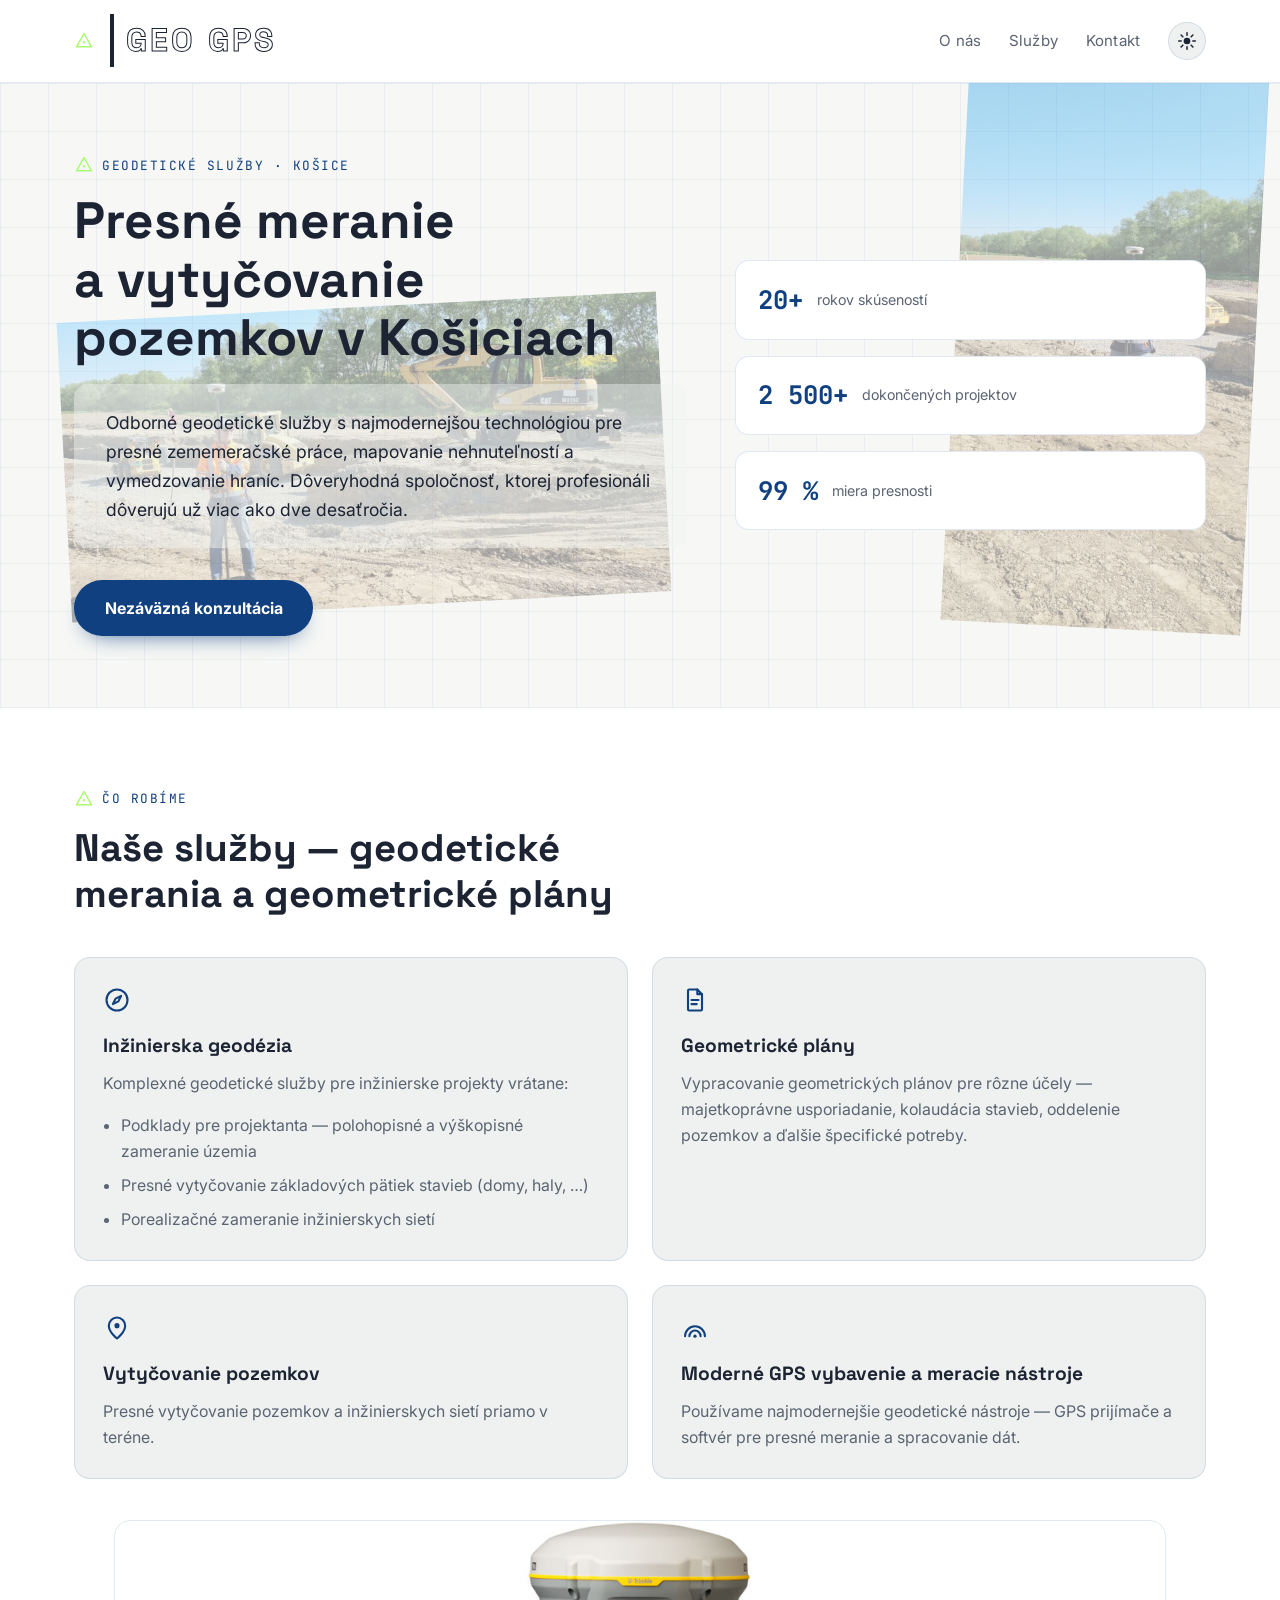
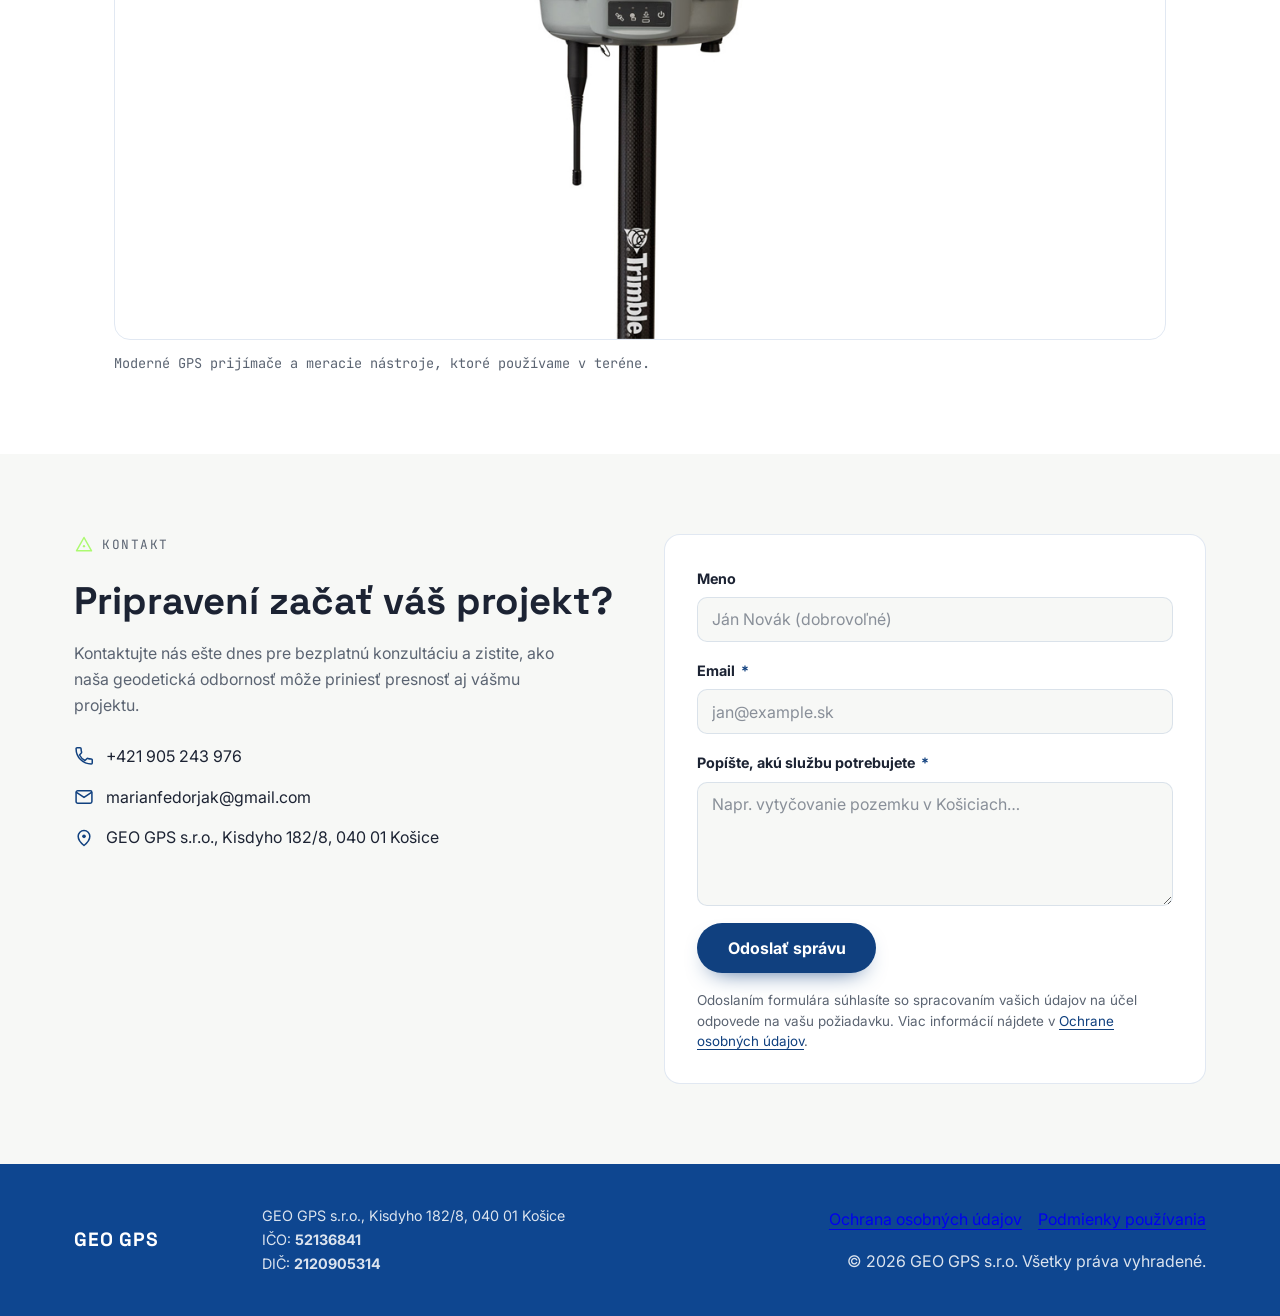
<file: index.html>
<!doctype html>
<html lang="sk-SK">
  <head>
    <meta charset="UTF-8" />
    <meta name="viewport" content="width=device-width, initial-scale=1.0" />

    <meta name="color-scheme" content="light dark" />
    <meta name="theme-color" content="#f7f8f6" media="(prefers-color-scheme: light)" />
    <meta name="theme-color" content="#10161f"  media="(prefers-color-scheme: dark)"  />

    <title>Geodet Košice | Vytyčovanie pozemkov, geometrické plány – GEO GPS</title>
    <meta
      name="description"
      content="Geodetické služby v Košiciach: vytyčovanie pozemkov, geometrické plány a inžinierska geodézia. 30+ rokov skúseností, 2 500+ projektov. Bezplatná konzultácia."
    />
    <meta
      name="keywords"
      content="geodetické služby, vytyčovanie pozemkov, geometrický plán, geodet Košice, meranie pozemku"
    />

    <meta property="og:image" content="https://geogps.sk/images/geodeticke-vybavenie-gps.jpg" />
    <meta property="og:locale" content="sk_SK" />
    <meta name="twitter:card" content="summary_large_image" />

    <!-- Open Graphs -->
    <meta property="og:type"        content="website" />
    <meta property="og:url"         content="https://geogps.sk/" />
    <meta property="og:title"       content="GEO GPS — geodetické služby, vytyčovanie pozemkov | Košice" />
    <meta property="og:description" content="Presné geodetické služby v Košiciach: vytyčovanie pozemkov, geometrické plány, inžinierska geodézia." />

    <link rel="canonical" href="https://geogps.sk/" />
    <link rel="icon"    type="image/png"      href="/images/icon.png" />
    <link rel="sitemap" type="application/xml" title="Sitemap" href="/sitemap.xml" />

    <link rel="stylesheet" href="style.css" />

    <script>
      (function () {
        var saved = localStorage.getItem('theme');

        var legacy = localStorage.getItem('darkMode');
        if (legacy !== null && saved === null) {
          saved = legacy === 'enabled' ? 'dark' : 'light';
          localStorage.setItem('theme', saved);
          localStorage.removeItem('darkMode');
        }

        if (saved === 'dark' || saved === 'light') {
          document.documentElement.dataset.theme = saved;
        }
      }());
    </script>
  </head>

  <body>
    <a class="skip-link" href="#main">Preskočiť na obsah</a>

    <!-- Icons -->
    <svg xmlns="http://www.w3.org/2000/svg" aria-hidden="true" focusable="false" style="display: none">
      <symbol id="icon-marker" viewBox="0 0 24 24">
        <path d="M12 3 21 19H3Z" />
        <circle cx="12" cy="13.4" r="1.4" fill="currentColor" stroke="none" />
      </symbol>

      <symbol id="icon-sun" viewBox="0 0 24 24">
        <circle cx="12" cy="12" r="4" fill="currentColor" stroke="none" />
        <g>
          <line x1="12" y1="2"     x2="12" y2="5"      />
          <line x1="12" y1="19"    x2="12" y2="22"     />
          <line x1="2"  y1="12"    x2="5"  y2="12"     />
          <line x1="19" y1="12"    x2="22" y2="12"     />
          <line x1="4.9" y1="4.9"  x2="7"  y2="7"      />
          <line x1="17"  y1="17"   x2="19.1" y2="19.1" />
          <line x1="4.9" y1="19.1" x2="7" y2="17"      />
          <line x1="17"  y1="7"    x2="19.1" y2="4.9"  />
        </g>
      </symbol>

      <symbol id="icon-moon" viewBox="0 0 24 24">
        <path d="M20 14.5A8.5 8.5 0 1 1 9.5 4 7 7 0 0 0 20 14.5Z" fill="currentColor" stroke="none" />
      </symbol>

      <symbol id="icon-compass" viewBox="0 0 24 24">
        <circle cx="12" cy="12" r="9" />
        <path d="M15.5 8.5 13.2 13.2 8.5 15.5 10.8 10.8Z" />
      </symbol>

      <symbol id="icon-file-text" viewBox="0 0 24 24">
        <path d="M7 3h7l4 4v13a1 1 0 0 1-1 1H7a1 1 0 0 1-1-1V4a1 1 0 0 1 1-1Z" />
        <path d="M14 3v4h4" />
        <line x1="9" y1="12"   x2="15"   y2="12"   />
        <line x1="9" y1="15.5" x2="13.5" y2="15.5" />
      </symbol>

      <symbol id="icon-map-pin" viewBox="0 0 24 24">
        <path d="M12 21s-7-5.4-7-11a7 7 0 1 1 14 0c0 5.6-7 11-7 11Z" />
        <circle cx="12" cy="10" r="2.2" fill="currentColor" stroke="none" />
      </symbol>

      <symbol id="icon-satellite" viewBox="0 0 24 24">
        <circle cx="12" cy="19" r="1.4" fill="currentColor" stroke="none" />
        <path d="M7.2 19a4.8 4.8 0 0 1 9.6 0" />
        <path d="M3.5 19a8.5 8.5 0 0 1 17 0" />
      </symbol>

      <symbol id="icon-phone" viewBox="0 0 24 24">
        <path d="M6.6 10.8a15.3 15.3 0 0 0 6.6 6.6l2.2-2.2a1.2 1.2 0 0 1 1.2-.3c1.3.4 2.7.6 4.1.6a1.2 1.2 0 0 1 1.2 1.2v3.6a1.2 1.2 0 0 1-1.2 1.2C10.6 21.5 2.5 13.4 2.5 3.2A1.2 1.2 0 0 1 3.7 2h3.6a1.2 1.2 0 0 1 1.2 1.2c0 1.4.2 2.8.6 4.1a1.2 1.2 0 0 1-.3 1.2Z" />
      </symbol>

      <symbol id="icon-mail" viewBox="0 0 24 24">
        <rect x="2.5" y="4.5" width="19" height="15" rx="2" />
        <path d="M3 6.5 12 12.5 21 6.5" />
      </symbol>

      <symbol id="icon-arrow-up" viewBox="0 0 24 24">
        <line x1="12" y1="19" x2="12" y2="5" />
        <path d="M6 11 12 5 18 11" />
      </symbol>
    </svg>

    <!-- Header -->  
    <header class="site-header" id="top">
      <div class="header-inner">
        <a class="logo logo-animated" aria-label="GEO GPS — na začiatok stránky">
          <svg class="icon icon-marker" aria-hidden="true" focusable="false">
            <use href="#icon-marker"></use>
          </svg>
          <span class="logo-text">
            <span class="logo-text-base">GEO GPS</span>
            <span class="logo-text-hover" aria-hidden="true">GEO GPS</span>
          </span>
        </a>

        <nav class="main-nav" aria-label="Hlavná navigácia">
          <a class="nav-link" href="#o-nas">O nás</a>
          <a class="nav-link" href="#sluzby">Služby</a>
          <a class="nav-link" href="#kontakt">Kontakt</a>
          <button class="theme-toggle" type="button" aria-label="Prepnúť na tmavý režim">
            <svg class="icon icon-sun" aria-hidden="true" focusable="false">
              <use href="#icon-sun"></use>
            </svg>
            <svg class="icon icon-moon" aria-hidden="true" focusable="false">
              <use href="#icon-moon"></use>
            </svg>
          </button>
        </nav>

        <button
          class="hamburger"
          id="hamburger"
          type="button"
          aria-label="Otvoriť menu"
          aria-expanded="false"
          aria-controls="mobileMenu"
        >
          <span></span>
          <span></span>
          <span></span>
        </button>
      </div>

      <nav
        class="mobile-nav"
        id="mobileMenu"
        aria-label="Mobilná navigácia"
        aria-hidden="true"
      >
        <a class="nav-link" href="#o-nas">O nás</a>
        <a class="nav-link" href="#sluzby">Služby</a>
        <a class="nav-link" href="#kontakt">Kontakt</a>
        <button class="theme-toggle" type="button" aria-label="Prepnúť na tmavý režim">
          <svg class="icon icon-sun" aria-hidden="true" focusable="false">
            <use href="#icon-sun"></use>
          </svg>
          <svg class="icon icon-moon" aria-hidden="true" focusable="false">
            <use href="#icon-moon"></use>
          </svg>
        </button>
      </nav>
    </header>

    <!-- Main -->
    <main id="main" tabindex="-1">

      <!-- About us section -->
      <section class="about" id="o-nas">
        <div class="decor">
          <img
            class="decor-left-img"
            src="images/geodeticke-merania-terenne-prace-kosice.jpg"
            alt="Geodet vytyčuje hranice pozemku v teréne pri Košiciach"
            width="800"
            height="400"
            loading="lazy"
            decoding="async"
            fetchpriority="low" 
          />
          <img
            class="decor-right-img"
            src="images/gps-meranie-vyskopisu-kosice.jpg"
            alt="Meranie výškopisu pozemku pomocou GPS prijímača"
            width="400"
            height="800"
            loading="lazy"
            decoding="async"
            fetchpriority="low" 
          />
        </div>
        <div class="container">
          <div class="about-inner">
            <div class="about-content">
              <p class="eyebrow">
                <svg class="icon icon-marker" aria-hidden="true" focusable="false">
                  <use href="#icon-marker"></use>
                </svg>
                Geodetické služby · Košice
              </p>
              <h1>Presné meranie a vytyčovanie pozemkov v Košiciach</h1>
              <p class="about-lead">
                Odborné geodetické služby s najmodernejšou technológiou pre
                presné zememeračské práce, mapovanie nehnuteľností a
                vymedzovanie hraníc. Dôveryhodná spoločnosť, ktorej profesionáli
                dôverujú už viac ako dve desaťročia.
              </p>
              <a class="button button-primary" href="#kontakt">Nezáväzná konzultácia</a>
            </div>

            <ul class="about-stats">
              <li class="stat">
                <strong>20+</strong>
                <span>rokov skúseností</span>
              </li>
              <li class="stat">
                <strong>2 500+</strong>
                <span>dokončených projektov</span>
              </li>
              <li class="stat">
                <strong>99 %</strong>
                <span>miera presnosti</span>
              </li>
            </ul>
          </div>
        </div>
      </section>
      
      <!-- Služby -->
      <section class="services" id="sluzby">
        <div class="container">
          <div class="section-head">
            <p class="eyebrow">
              <svg class="icon icon-marker" aria-hidden="true" focusable="false">
                <use href="#icon-marker"></use>
              </svg>
              Čo robíme
            </p>
            <h2>Naše služby — geodetické merania a geometrické plány</h2>
          </div>

          <div class="service-grid">
            <article class="service-card">
              <svg class="icon service-icon" aria-hidden="true" focusable="false">
                <use href="#icon-compass"></use>
              </svg>
              <h3>Inžinierska geodézia</h3>
              <p>Komplexné geodetické služby pre inžinierske projekty vrátane:</p>
              <ul>
                <li>
                  Podklady pre projektanta — polohopisné a výškopisné
                  zameranie územia
                </li>
                <li>
                  Presné vytyčovanie základových pätiek stavieb (domy, haly, …)
                </li>
                <li>Porealizačné zameranie inžinierskych sietí</li>
              </ul>
            </article>

            <article class="service-card">
              <svg class="icon service-icon" aria-hidden="true" focusable="false">
                <use href="#icon-file-text"></use>
              </svg>
              <h3>Geometrické plány</h3>
              <p>
                Vypracovanie geometrických plánov pre rôzne účely —
                majetkoprávne usporiadanie, kolaudácia stavieb, oddelenie
                pozemkov a ďalšie špecifické potreby.
              </p>
            </article>

            <article class="service-card">
              <svg class="icon service-icon" aria-hidden="true" focusable="false">
                <use href="#icon-map-pin"></use>
              </svg>
              <h3>Vytyčovanie pozemkov</h3>
              <p>
                Presné vytyčovanie pozemkov a inžinierskych sietí priamo v
                teréne.
              </p>
            </article>

            <article class="service-card">
              <svg class="icon service-icon" aria-hidden="true" focusable="false">
                <use href="#icon-satellite"></use>
              </svg>
              <h3>Moderné GPS vybavenie a meracie nástroje</h3>
              <p>
                Používame najmodernejšie geodetické nástroje — GPS prijímače
                a softvér pre presné meranie a spracovanie dát.
              </p>
            </article>
          </div>

          <figure class="equipment-figure">
            <img
              src="/images/geodeticke-vybavenie-gps.jpg"
              alt="GPS prijímače a geodetické meracie nástroje — GEO GPS Košice"
              width="1200"
              height="450"
              loading="lazy"
              decoding="async"
              fetchpriority="low"
            />
            <figcaption>
              Moderné GPS prijímače a meracie nástroje, ktoré používame v
              teréne.
            </figcaption>
          </figure>
        </div>
      </section>

      <!-- Kontakt -->
      <section class="contact" id="kontakt">
        <div class="container">
          <div class="contact-grid">
            <div class="contact-info">
              <p class="eyebrow">
                <svg class="icon icon-marker" aria-hidden="true" focusable="false">
                  <use href="#icon-marker"></use>
                </svg>
                Kontakt
              </p>
              <h2>Pripravení začať váš projekt?</h2>
              <p>
                Kontaktujte nás ešte dnes pre bezplatnú konzultáciu a zistite,
                ako naša geodetická odbornosť môže priniesť presnosť aj vášmu
                projektu.
              </p>

              <ul class="contact-list">
                <li>
                  <svg class="icon" aria-hidden="true" focusable="false">
                    <use href="#icon-phone"></use>
                  </svg>
                  <a href="tel:+421905243976">+421 905 243 976</a>
                </li>
                <li>
                  <svg class="icon" aria-hidden="true" focusable="false">
                    <use href="#icon-mail"></use>
                  </svg>
                  <a href="mailto:marianfedorjak@gmail.com">marianfedorjak@gmail.com</a>
                </li>
                <li>
                  <svg class="icon" aria-hidden="true" focusable="false">
                    <use href="#icon-map-pin"></use>
                  </svg>
                  <span>GEO GPS s.r.o., Kisdyho 182/8, 040 01 Košice</span>
                </li>
              </ul>
            </div>

            <form
              class="contact-form"
              name="contact"
              method="POST"
              data-netlify="true"
              netlify-honeypot="bot-field"
              onsubmit="return validateContactForm(event);"
            >
              <input type="hidden" name="form-name" value="contact" />
              <p hidden>
                <label>
                  Don’t fill this out if you’re human:
                  <input name="bot-field" />
                </label>
              </p>

              <div class="form-field">
                <label for="name">Meno</label>
                <input
                  type="text"
                  id="name"
                  name="name"
                  autocomplete="name"
                  placeholder="Ján Novák (dobrovoľné)"
                />
              </div>

              <div class="form-field">
                <label for="email">Email <span class="required-mark" aria-hidden="true">*</span></label>
                <input
                  type="email"
                  id="email"
                  name="email"
                  autocomplete="email"
                  required
                  placeholder="jan@example.sk"
                />
              </div>

              <input
                type="hidden"
                id="subject"
                name="subject"
                value="Nová správa z kontaktného formulára"
              />

              <div class="form-field">
                <label for="message">
                  Popíšte, akú službu potrebujete
                  <span class="required-mark" aria-hidden="true">*</span>
                </label>
                <textarea
                  id="message"
                  name="message"
                  rows="5"
                  required
                  placeholder="Napr. vytyčovanie pozemku v Košiciach…"
                ></textarea>
              </div>

              <button class="button button-primary" type="submit">
                Odoslať správu
              </button>

              <p class="form-privacy-note">
                Odoslaním formulára súhlasíte so spracovaním vašich údajov na účel
                odpovede na vašu požiadavku. Viac informácií nájdete v
                <a href="privacy-policy.html">Ochrane osobných údajov</a>.
              </p>
            </form>
          </div>
        </div>
      </section>
    </main>

    <!-- Footer -->
    <footer class="site-footer">
      <div class="container footer-inner">
        <p class="footer-logo">GEO GPS</p>
        <address>GEO GPS s.r.o., Kisdyho 182/8, 040 01 Košice<br>IČO: <b>52136841</b><br>DIČ: <b>2120905314</b></address>
        <div class="footer-meta">
          <div class="footer-links">
            <a href="privacy-policy.html">Ochrana osobných údajov</a>
            <a href="terms.html">Podmienky používania</a>
          </div>             
          <span>© 2026 GEO GPS s.r.o. Všetky práva vyhradené.</span>
        </div>
      </div>
    </footer>

    <!-- Back-to-top -->  
    <a class="back-to-top" aria-label="Späť na začiatok stránky" onclick="scrollToTop()">
      <svg class="icon" aria-hidden="true" focusable="false">
        <use href="#icon-arrow-up"></use>
      </svg>
    </a>

    <script>
      /* Word filter */
      function normalizeText(text) {
        return text
          .toLowerCase()
          .normalize("NFD")
          .replace(/[\u0300-\u036f]/g, "")
          .replace(/[^a-z0-9]+/g, "")
      }

      function validateContactForm(event) {
        const rawName = document.getElementById('name').value;
        const rawMessage = document.getElementById('message').value;
        const combinedText = normalizeText(`${rawName} ${rawMessage}`);

        const blockedPatterns = [
          /kurv/,
          /pic/,
          /ppc/,
          /kokot/,
          /kkt/,
          /jeb/,
          /srac/,
          /debil/,
          /idiot/,
          /smrt/,
          /zabij/,
          /zabit/,
          /umri/,
          /vyhroz/,
          /curak/,
          /hovn/,
          /kreten/,
          /fuck/,
          /shit/,
          /bitch/,
          /asshol/,
          /pussy/,
          /motherfucker/,
          /kill/,
          /death/,
          /threat/
        ];

        const containsBlocked = blockedPatterns.some((pattern) => pattern.test(combinedText));

        if (containsBlocked) {
          event.preventDefault();
          alert('Vaša správa obsahuje nevhodný obsah. Nemusíte byť neslušní :), prosím, upravte ju a skúste znova.');
          return false;
        }

        return true;
      }

      /* Dark theme */
      function isDarkActive() {
        var theme = document.documentElement.dataset.theme;
        return theme
          ? theme === 'dark'
          : window.matchMedia('(prefers-color-scheme: dark)').matches;
      }

      /* Theme toggle */
      function updateThemeLabels(dark) {
        var label = dark ? 'Prepnúť na svetlý režim' : 'Prepnúť na tmavý režim';
        document.querySelectorAll('.theme-toggle').forEach(function (button) {
          button.setAttribute('aria-label', label);
        });
      }

      function toggleTheme() {
        var next = isDarkActive() ? 'light' : 'dark';
        document.documentElement.dataset.theme = next;
        localStorage.setItem('theme', next);
        updateThemeLabels(next === 'dark');
      }

      document.querySelectorAll('.theme-toggle').forEach(function (button) {
        button.addEventListener('click', toggleTheme);
      });

      updateThemeLabels(isDarkActive());

      /* Mobile menu */
      var hamburger  = document.getElementById('hamburger');
      var mobileMenu = document.getElementById('mobileMenu');

      function openMenu() {
        hamburger.setAttribute('aria-expanded', 'true');
        mobileMenu.setAttribute('aria-hidden',  'false');
      }

      function closeMenu() {
        hamburger.setAttribute('aria-expanded', 'false');
        mobileMenu.setAttribute('aria-hidden',  'true');
      }

      hamburger.addEventListener('click', function () {
        if (hamburger.getAttribute('aria-expanded') === 'true') {
          closeMenu();
        } else {
          openMenu();
        }
      });

      mobileMenu.querySelectorAll('.nav-link').forEach(function (link) {
        link.addEventListener('click', closeMenu);
      });

      document.addEventListener('keydown', function (e) {
        if (e.key === 'Escape' && hamburger.getAttribute('aria-expanded') === 'true') {
          closeMenu();
          hamburger.focus();
        }
      });

      /* Back-to-top-button */
      function scrollToTop() {
        window.scrollTo({ top: 0, behavior: "smooth" });
      }

      var backToTop = document.querySelector('.back-to-top');

      function updateBackToTop() {
        backToTop.classList.toggle('is-visible', window.scrollY > 300);
      }

      window.addEventListener('scroll', updateBackToTop, { passive: true });
      updateBackToTop();
    </script>

    <script type="application/ld+json">
      {
        "@context": "https://schema.org",
        "@type": "ProfessionalService",
        "@id": "https://geogps.sk/#business",
        "name": "GEO GPS s.r.o.",
        "image": "https://geogps.sk/images/geodeticke-vybavenie-gps.jpg",
        "url": "https://geogps.sk/",
        "telephone": "+421905243976",
        "email": "marianfedorjak@gmail.com",
        "priceRange": "€€",
        "description": "Presné geodetické služby: vytyčovanie pozemkov, geometrické plány, inžinierska geodézia.",
        "address": {
          "@type": "PostalAddress",
          "streetAddress": "Kisdyho 182/8",
          "addressLocality": "Košice",
          "postalCode": "04001",
          "addressRegion": "Košický kraj",
          "addressCountry": "SK"
        },
        "geo": {
          "@type": "GeoCoordinates",
          "latitude": "48.73480589630767",
          "longitude": "21.24964310170282"
        },
        "openingHoursSpecification": [
          {
            "@type": "OpeningHoursSpecification",
            "dayOfWeek": ["Monday","Tuesday","Wednesday","Thursday","Friday"],
            "opens": "08:00",
            "closes": "19:00"
          },
          {
            "@type": "OpeningHoursSpecification",
            "dayOfWeek": "Saturday",
            "opens": "10:00"
            "closes": "18:00"
          }
        ],
        "areaServed": [
          { "@type": "Region", "name": "Košický kraj" },
          { "@type": "City", "name": "Košice" },
          { "@type": "City", "name": "Prešov" },
          { "@type": "City", "name": "Michalovce" },
          { "@type": "City", "name": "Trebišov" },
          { "@type": "City", "name": "Rožnava" },
          { "@type": "City", "name": "Moldava nad Bodvou" },
          { "@type": "City", "name": "Spišská Nová Ves" },
          { "@type": "City", "name": "Levoča" },
          { "@type": "City", "name": "Poprad" }
        ],
        "sameAs": [
          "https://maps.app.goo.gl/BFPX7MmhGnmP2yKR7",
        ],
        "hasOfferCatalog": {
          "@type": "OfferCatalog",
          "name": "Geodetické služby",
          "itemListElement": [
            {
              "@type": "Offer",
              "itemOffered": {
                "@type": "Service",
                "name": "Inžinierska geodézia",
                "description": "Polohopisné a výškopisné zameranie, vytyčovanie základov stavieb, porealizačné zameranie sietí."
              }
            },
            {
              "@type": "Offer",
              "itemOffered": {
                "@type": "Service",
                "name": "Geometrické plány",
                "description": "Vypracovanie geometrických plánov pre majetkoprávne usporiadanie, kolaudáciu a delenie pozemkov."
              }
            },
            {
              "@type": "Offer",
              "itemOffered": {
                "@type": "Service",
                "name": "Vytyčovanie pozemkov",
                "description": "Presné vytyčovanie hraníc pozemkov a inžinierskych sietí v teréne."
              }
            }
          ]
        }
      }
    </script>
  </body>
</html>
</file>
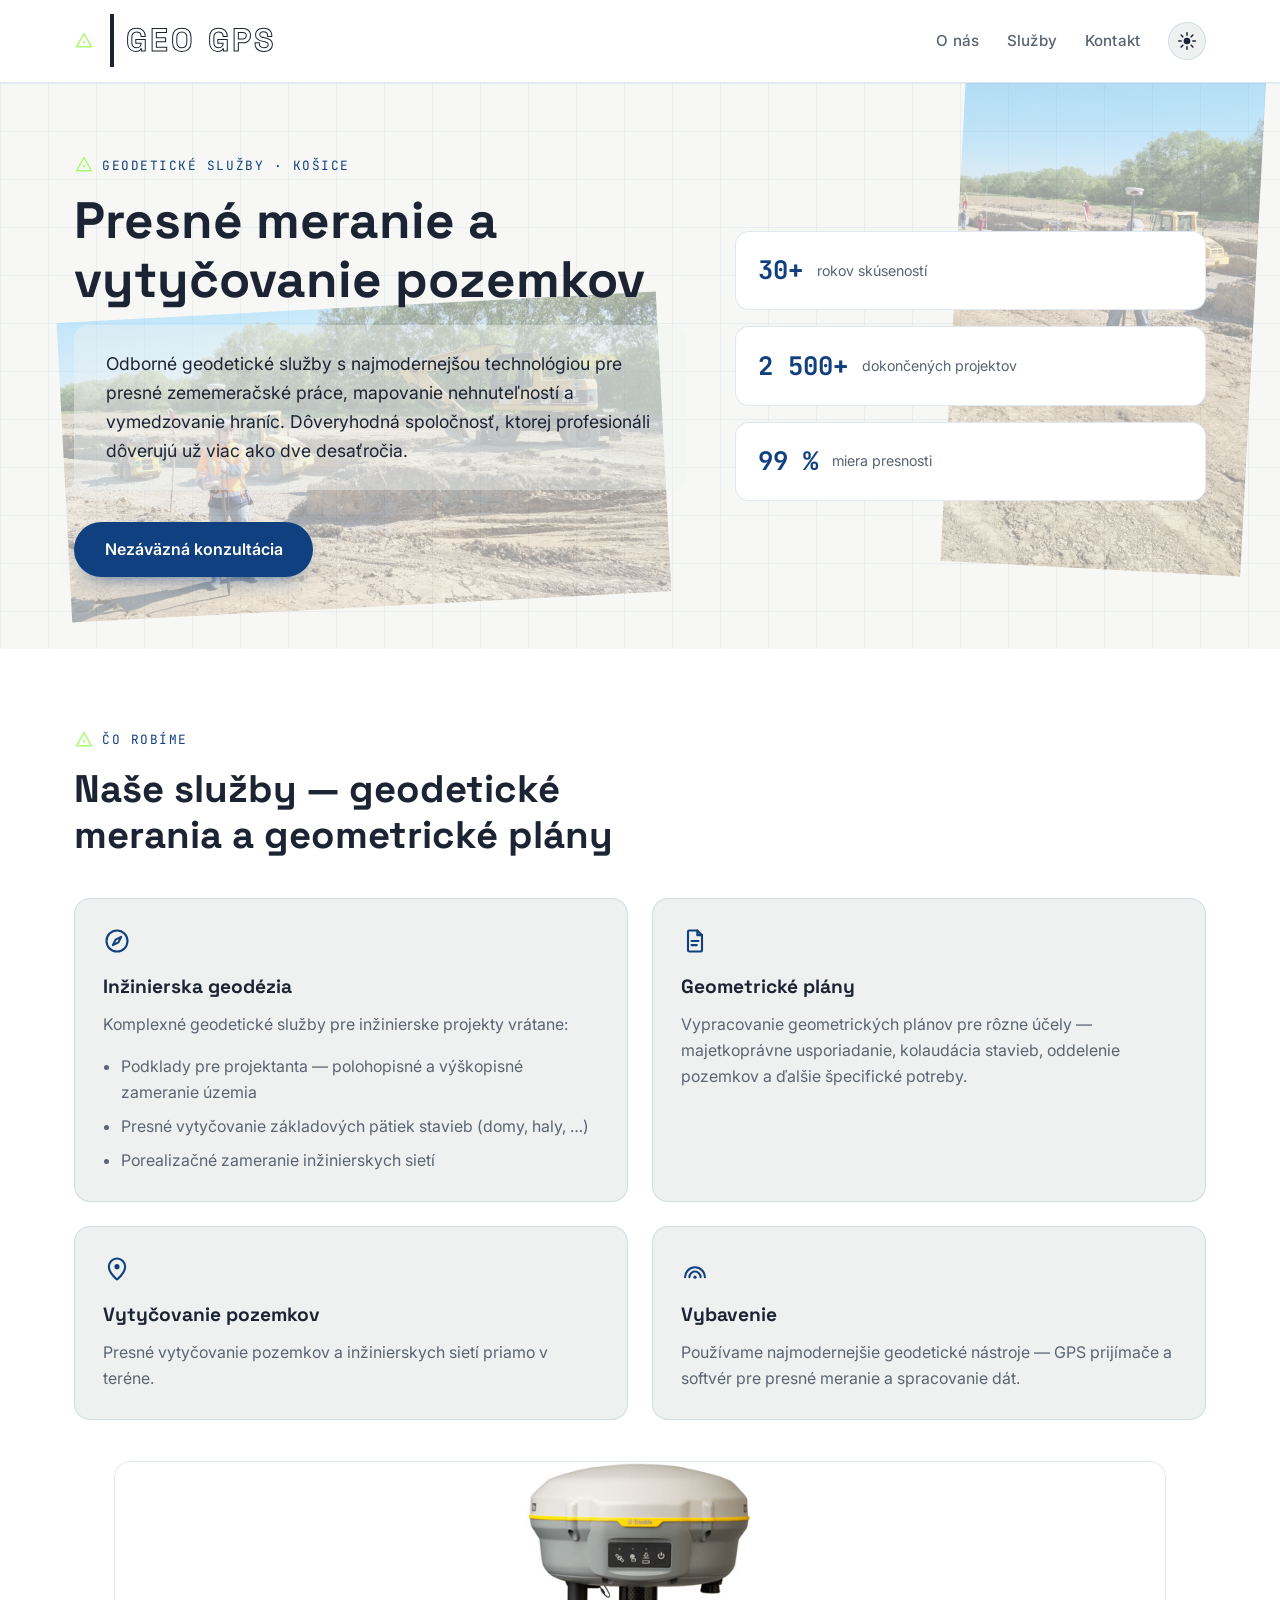
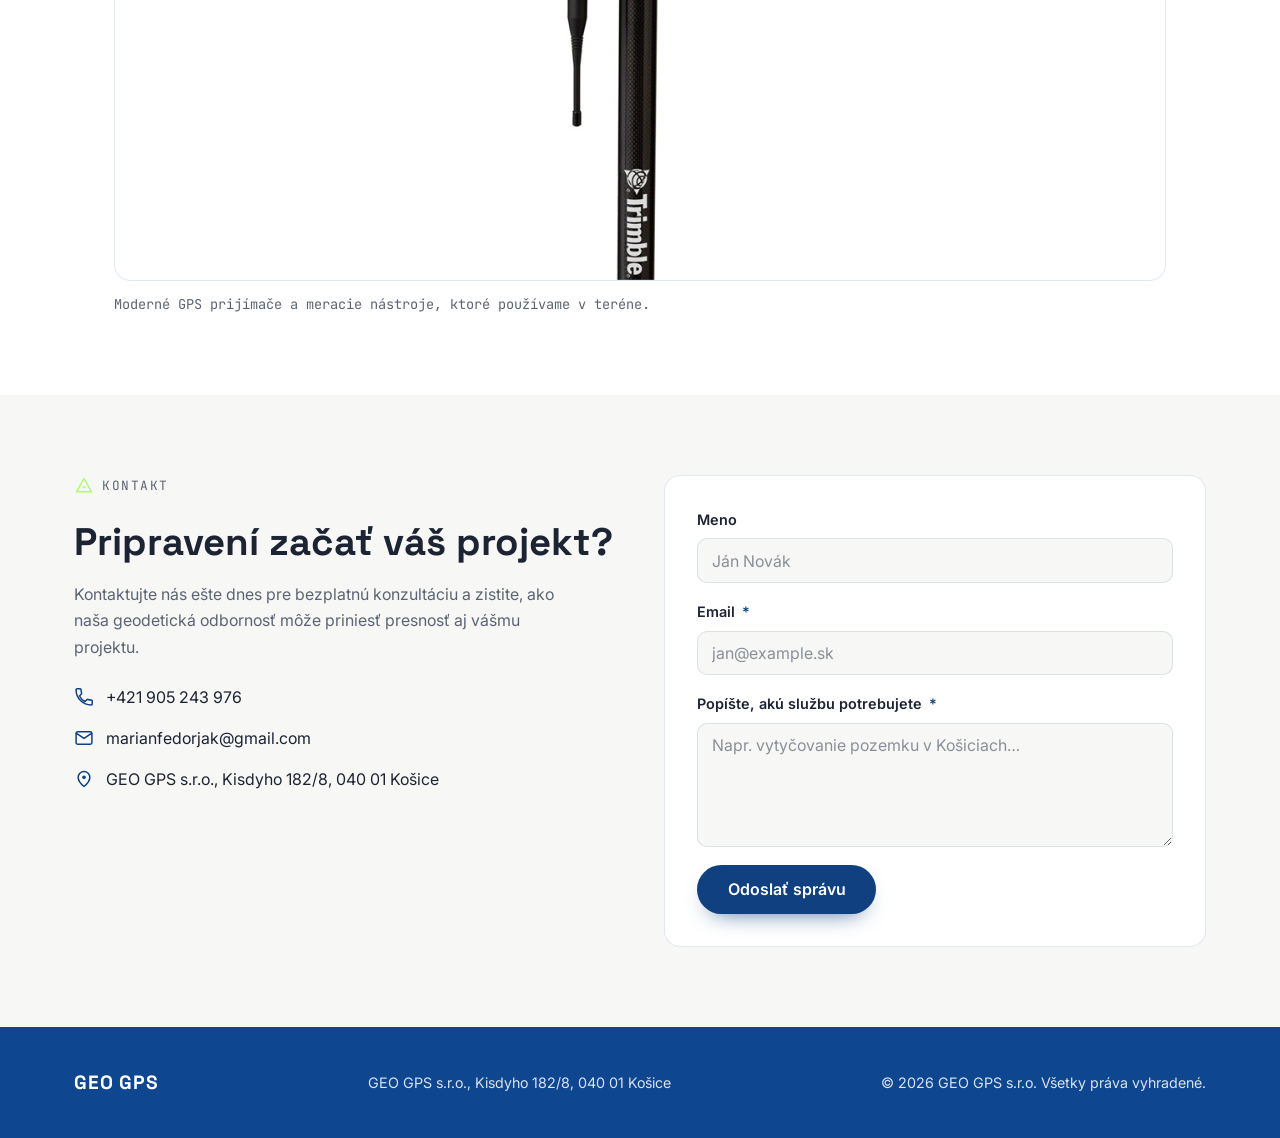
<file: main.html>
<!doctype html>
<html lang="sk-SK">
  <head>
    <meta charset="UTF-8" />
    <meta name="viewport" content="width=device-width, initial-scale=1.0" />

    <meta name="color-scheme" content="light dark" />
    <meta name="theme-color" content="#f7f8f6" media="(prefers-color-scheme: light)" />
    <meta name="theme-color" content="#10161f"  media="(prefers-color-scheme: dark)"  />

    <title>GEO GPS — geodetické služby, vytyčovanie pozemkov | Košice</title>
    <meta
      name="description"
      content="GEO GPS s.r.o. — presné geodetické služby v Košiciach: vytyčovanie pozemkov, geometrické plány, inžinierska geodézia a merania. Kontaktujte nás pre bezplatnú konzultáciu."
    />
    <meta
      name="keywords"
      content="geodetické služby, vytyčovanie pozemkov, geometrický plán, geodet Košice, meranie pozemku"
    />

    <!-- Open Graphs -->
    <meta property="og:type"        content="website" />
    <meta property="og:url"         content="https://www.geogps.sk/" />
    <meta property="og:title"       content="GEO GPS — geodetické služby, vytyčovanie pozemkov | Košice" />
    <meta property="og:description" content="Presné geodetické služby v Košiciach: vytyčovanie pozemkov, geometrické plány, inžinierska geodézia." />

    <link rel="canonical" href="https://www.geogps.sk/" />
    <link rel="icon"    type="image/png"      href="/images/icon.png" />
    <link rel="sitemap" type="application/xml" title="Sitemap" href="/sitemap.xml" />

    <!-- Fonts -->
    <link rel="preconnect" href="https://fonts.googleapis.com" />
    <link rel="preconnect" href="https://fonts.gstatic.com" crossorigin />
    <link
      href="https://fonts.googleapis.com/css2?family=Space+Grotesk:wght@500;700&family=Inter:wght@400;500;600&family=JetBrains+Mono:wght@500;700&display=swap"
      rel="stylesheet"
    />

    <link rel="stylesheet" href="style.css" />

    <script>
      (function () {
        var saved = localStorage.getItem('theme');

        var legacy = localStorage.getItem('darkMode');
        if (legacy !== null && saved === null) {
          saved = legacy === 'enabled' ? 'dark' : 'light';
          localStorage.setItem('theme', saved);
          localStorage.removeItem('darkMode');
        }

        if (saved === 'dark' || saved === 'light') {
          document.documentElement.dataset.theme = saved;
        }
      }());
    </script>
  </head>

  <body>
    <a class="skip-link" href="#main">Preskočiť na obsah</a>

    <!-- Icons -->
    <svg xmlns="http://www.w3.org/2000/svg" aria-hidden="true" focusable="false" style="display: none">
      <symbol id="icon-marker" viewBox="0 0 24 24">
        <path d="M12 3 21 19H3Z" />
        <circle cx="12" cy="13.4" r="1.4" fill="currentColor" stroke="none" />
      </symbol>

      <symbol id="icon-sun" viewBox="0 0 24 24">
        <circle cx="12" cy="12" r="4" fill="currentColor" stroke="none" />
        <g>
          <line x1="12" y1="2"     x2="12" y2="5"      />
          <line x1="12" y1="19"    x2="12" y2="22"     />
          <line x1="2"  y1="12"    x2="5"  y2="12"     />
          <line x1="19" y1="12"    x2="22" y2="12"     />
          <line x1="4.9" y1="4.9"  x2="7"  y2="7"      />
          <line x1="17"  y1="17"   x2="19.1" y2="19.1" />
          <line x1="4.9" y1="19.1" x2="7" y2="17"      />
          <line x1="17"  y1="7"    x2="19.1" y2="4.9"  />
        </g>
      </symbol>

      <symbol id="icon-moon" viewBox="0 0 24 24">
        <path d="M20 14.5A8.5 8.5 0 1 1 9.5 4 7 7 0 0 0 20 14.5Z" fill="currentColor" stroke="none" />
      </symbol>

      <symbol id="icon-compass" viewBox="0 0 24 24">
        <circle cx="12" cy="12" r="9" />
        <path d="M15.5 8.5 13.2 13.2 8.5 15.5 10.8 10.8Z" />
      </symbol>

      <symbol id="icon-file-text" viewBox="0 0 24 24">
        <path d="M7 3h7l4 4v13a1 1 0 0 1-1 1H7a1 1 0 0 1-1-1V4a1 1 0 0 1 1-1Z" />
        <path d="M14 3v4h4" />
        <line x1="9" y1="12"   x2="15"   y2="12"   />
        <line x1="9" y1="15.5" x2="13.5" y2="15.5" />
      </symbol>

      <symbol id="icon-map-pin" viewBox="0 0 24 24">
        <path d="M12 21s-7-5.4-7-11a7 7 0 1 1 14 0c0 5.6-7 11-7 11Z" />
        <circle cx="12" cy="10" r="2.2" fill="currentColor" stroke="none" />
      </symbol>

      <symbol id="icon-satellite" viewBox="0 0 24 24">
        <circle cx="12" cy="19" r="1.4" fill="currentColor" stroke="none" />
        <path d="M7.2 19a4.8 4.8 0 0 1 9.6 0" />
        <path d="M3.5 19a8.5 8.5 0 0 1 17 0" />
      </symbol>

      <symbol id="icon-phone" viewBox="0 0 24 24">
        <path d="M6.6 10.8a15.3 15.3 0 0 0 6.6 6.6l2.2-2.2a1.2 1.2 0 0 1 1.2-.3c1.3.4 2.7.6 4.1.6a1.2 1.2 0 0 1 1.2 1.2v3.6a1.2 1.2 0 0 1-1.2 1.2C10.6 21.5 2.5 13.4 2.5 3.2A1.2 1.2 0 0 1 3.7 2h3.6a1.2 1.2 0 0 1 1.2 1.2c0 1.4.2 2.8.6 4.1a1.2 1.2 0 0 1-.3 1.2Z" />
      </symbol>

      <symbol id="icon-mail" viewBox="0 0 24 24">
        <rect x="2.5" y="4.5" width="19" height="15" rx="2" />
        <path d="M3 6.5 12 12.5 21 6.5" />
      </symbol>

      <symbol id="icon-arrow-up" viewBox="0 0 24 24">
        <line x1="12" y1="19" x2="12" y2="5" />
        <path d="M6 11 12 5 18 11" />
      </symbol>
    </svg>

    <!-- Header -->  
    <header class="site-header" id="top">
      <div class="header-inner">
        <a class="logo logo-animated" aria-label="GEO GPS — na začiatok stránky">
          <svg class="icon icon-marker" aria-hidden="true" focusable="false">
            <use href="#icon-marker"></use>
          </svg>
          <span class="logo-text">
            <span class="logo-text-base">GEO GPS</span>
            <span class="logo-text-hover" aria-hidden="true">GEO GPS</span>
          </span>
        </a>

        <nav class="main-nav" aria-label="Hlavná navigácia">
          <a class="nav-link" href="#o-nas">O nás</a>
          <a class="nav-link" href="#sluzby">Služby</a>
          <a class="nav-link" href="#kontakt">Kontakt</a>
          <button class="theme-toggle" type="button" aria-label="Prepnúť na tmavý režim">
            <svg class="icon icon-sun" aria-hidden="true" focusable="false">
              <use href="#icon-sun"></use>
            </svg>
            <svg class="icon icon-moon" aria-hidden="true" focusable="false">
              <use href="#icon-moon"></use>
            </svg>
          </button>
        </nav>

        <button
          class="hamburger"
          id="hamburger"
          type="button"
          aria-label="Otvoriť menu"
          aria-expanded="false"
          aria-controls="mobileMenu"
        >
          <span></span>
          <span></span>
          <span></span>
        </button>
      </div>

      <nav
        class="mobile-nav"
        id="mobileMenu"
        aria-label="Mobilná navigácia"
        aria-hidden="true"
      >
        <a class="nav-link" href="#o-nas">O nás</a>
        <a class="nav-link" href="#sluzby">Služby</a>
        <a class="nav-link" href="#kontakt">Kontakt</a>
        <button class="theme-toggle" type="button" aria-label="Prepnúť na tmavý režim">
          <svg class="icon icon-sun" aria-hidden="true" focusable="false">
            <use href="#icon-sun"></use>
          </svg>
          <svg class="icon icon-moon" aria-hidden="true" focusable="false">
            <use href="#icon-moon"></use>
          </svg>
        </button>
      </nav>
    </header>

    <!-- Main -->
    <main id="main" tabindex="-1">

      <!-- About us section -->
      <section class="about" id="o-nas">
        <div class="decor">
          <img
            class="decor-left-img"
            src="images/v-akcii-na-sirku.jpg"
            alt="Naša robota v akcii."
            width="800"
            height="400"
            loading="lazy"
            decoding="async"
            fetchpriority="low" 
          />
          <img
            class="decor-right-img"
            src="images/v-akcii-na-vysku.jpg"
            alt="Naša robota v akcii."
            width="400"
            height="800"
            loading="lazy"
            decoding="async"
            fetchpriority="low" 
          />
        </div>
        <div class="container">
          <div class="about-inner">
            <div class="about-content">
              <p class="eyebrow">
                <svg class="icon icon-marker" aria-hidden="true" focusable="false">
                  <use href="#icon-marker"></use>
                </svg>
                Geodetické služby · Košice
              </p>
              <h1>Presné meranie a vytyčovanie pozemkov</h1>
              <p class="about-lead">
                Odborné geodetické služby s najmodernejšou technológiou pre
                presné zememeračské práce, mapovanie nehnuteľností a
                vymedzovanie hraníc. Dôveryhodná spoločnosť, ktorej profesionáli
                dôverujú už viac ako dve desaťročia.
              </p>
              <a class="button button-primary" href="#kontakt">Nezáväzná konzultácia</a>
            </div>

            <ul class="about-stats">
              <li class="stat">
                <strong>30+</strong>
                <span>rokov skúseností</span>
              </li>
              <li class="stat">
                <strong>2 500+</strong>
                <span>dokončených projektov</span>
              </li>
              <li class="stat">
                <strong>99 %</strong>
                <span>miera presnosti</span>
              </li>
            </ul>
          </div>
        </div>
      </section>
      
      <!-- Služby -->
      <section class="services" id="sluzby">
        <div class="container">
          <div class="section-head">
            <p class="eyebrow">
              <svg class="icon icon-marker" aria-hidden="true" focusable="false">
                <use href="#icon-marker"></use>
              </svg>
              Čo robíme
            </p>
            <h2>Naše služby — geodetické merania a geometrické plány</h2>
          </div>

          <div class="service-grid">
            <article class="service-card">
              <svg class="icon service-icon" aria-hidden="true" focusable="false">
                <use href="#icon-compass"></use>
              </svg>
              <h3>Inžinierska geodézia</h3>
              <p>Komplexné geodetické služby pre inžinierske projekty vrátane:</p>
              <ul>
                <li>
                  Podklady pre projektanta — polohopisné a výškopisné
                  zameranie územia
                </li>
                <li>
                  Presné vytyčovanie základových pätiek stavieb (domy, haly, …)
                </li>
                <li>Porealizačné zameranie inžinierskych sietí</li>
              </ul>
            </article>

            <article class="service-card">
              <svg class="icon service-icon" aria-hidden="true" focusable="false">
                <use href="#icon-file-text"></use>
              </svg>
              <h3>Geometrické plány</h3>
              <p>
                Vypracovanie geometrických plánov pre rôzne účely —
                majetkoprávne usporiadanie, kolaudácia stavieb, oddelenie
                pozemkov a ďalšie špecifické potreby.
              </p>
            </article>

            <article class="service-card">
              <svg class="icon service-icon" aria-hidden="true" focusable="false">
                <use href="#icon-map-pin"></use>
              </svg>
              <h3>Vytyčovanie pozemkov</h3>
              <p>
                Presné vytyčovanie pozemkov a inžinierskych sietí priamo v
                teréne.
              </p>
            </article>

            <article class="service-card">
              <svg class="icon service-icon" aria-hidden="true" focusable="false">
                <use href="#icon-satellite"></use>
              </svg>
              <h3>Vybavenie</h3>
              <p>
                Používame najmodernejšie geodetické nástroje — GPS prijímače
                a softvér pre presné meranie a spracovanie dát.
              </p>
            </article>
          </div>

          <figure class="equipment-figure">
            <img
              src="/images/geodeticke-vybavenie-gps.jpg"
              alt="Vybavenie geodetickej firmy — GPS prijímače a meracie nástroje"
              width="1200"
              height="450"
              loading="lazy"
              decoding="async"
              fetchpriority="low"
            />
            <figcaption>
              Moderné GPS prijímače a meracie nástroje, ktoré používame v
              teréne.
            </figcaption>
          </figure>
        </div>
      </section>

      <!-- Kontakt -->
      <section class="contact" id="kontakt">
        <div class="container">
          <div class="contact-grid">
            <div class="contact-info">
              <p class="eyebrow">
                <svg class="icon icon-marker" aria-hidden="true" focusable="false">
                  <use href="#icon-marker"></use>
                </svg>
                Kontakt
              </p>
              <h2>Pripravení začať váš projekt?</h2>
              <p>
                Kontaktujte nás ešte dnes pre bezplatnú konzultáciu a zistite,
                ako naša geodetická odbornosť môže priniesť presnosť aj vášmu
                projektu.
              </p>

              <ul class="contact-list">
                <li>
                  <svg class="icon" aria-hidden="true" focusable="false">
                    <use href="#icon-phone"></use>
                  </svg>
                  <a href="tel:+421905243976">+421 905 243 976</a>
                </li>
                <li>
                  <svg class="icon" aria-hidden="true" focusable="false">
                    <use href="#icon-mail"></use>
                  </svg>
                  <a href="mailto:marianfedorjak@gmail.com">marianfedorjak@gmail.com</a>
                </li>
                <li>
                  <svg class="icon" aria-hidden="true" focusable="false">
                    <use href="#icon-map-pin"></use>
                  </svg>
                  <span>GEO GPS s.r.o., Kisdyho 182/8, 040 01 Košice</span>
                </li>
              </ul>
            </div>

            <form
              class="contact-form"
              method="POST"
              data-netlify="true"
              netlify-honeypot="bot-field"
            >
              <input type="hidden" name="form-name" value="contact" />
              <p hidden>
                <label>
                  Don’t fill this out if you’re human:
                  <input name="bot-field" />
                </label>
              </p>

              <div class="form-field">
                <label for="name">Meno</label>
                <input
                  type="text"
                  id="name"
                  name="name"
                  autocomplete="name"
                  placeholder="Ján Novák"
                />
              </div>

              <div class="form-field">
                <label for="email">Email <span class="required-mark" aria-hidden="true">*</span></label>
                <input
                  type="email"
                  id="email"
                  name="email"
                  autocomplete="email"
                  required
                  placeholder="jan@example.sk"
                />
              </div>

              <div class="form-field">
                <label for="message">
                  Popíšte, akú službu potrebujete
                  <span class="required-mark" aria-hidden="true">*</span>
                </label>
                <textarea
                  id="message"
                  name="message"
                  rows="5"
                  required
                  placeholder="Napr. vytyčovanie pozemku v Košiciach…"
                ></textarea>
              </div>

              <button class="button button-primary" type="submit">
                Odoslať správu
              </button>
            </form>
          </div>
        </div>
      </section>
    </main>

    <!-- Footer -->
    <footer class="site-footer">
      <div class="container footer-inner">
        <p class="footer-logo">GEO GPS</p>
        <address>GEO GPS s.r.o., Kisdyho 182/8, 040 01 Košice</address>
        <p class="footer-copy">© 2026 GEO GPS s.r.o. Všetky práva vyhradené.</p>
      </div>
    </footer>

    <!-- Back-to-top -->  
    <a class="back-to-top" aria-label="Späť na začiatok stránky" onclick="scrollToTop()">
      <svg class="icon" aria-hidden="true" focusable="false">
        <use href="#icon-arrow-up"></use>
      </svg>
    </a>

    <script>
      /* Dark theme */
      function isDarkActive() {
        var theme = document.documentElement.dataset.theme;
        return theme
          ? theme === 'dark'
          : window.matchMedia('(prefers-color-scheme: dark)').matches;
      }

      /* Theme toggle */
      function updateThemeLabels(dark) {
        var label = dark ? 'Prepnúť na svetlý režim' : 'Prepnúť na tmavý režim';
        document.querySelectorAll('.theme-toggle').forEach(function (button) {
          button.setAttribute('aria-label', label);
        });
      }

      function toggleTheme() {
        var next = isDarkActive() ? 'light' : 'dark';
        document.documentElement.dataset.theme = next;
        localStorage.setItem('theme', next);
        updateThemeLabels(next === 'dark');
      }

      document.querySelectorAll('.theme-toggle').forEach(function (button) {
        button.addEventListener('click', toggleTheme);
      });

      updateThemeLabels(isDarkActive());

      /* Mobile menu */
      var hamburger  = document.getElementById('hamburger');
      var mobileMenu = document.getElementById('mobileMenu');

      function openMenu() {
        hamburger.setAttribute('aria-expanded', 'true');
        mobileMenu.setAttribute('aria-hidden',  'false');
      }

      function closeMenu() {
        hamburger.setAttribute('aria-expanded', 'false');
        mobileMenu.setAttribute('aria-hidden',  'true');
      }

      hamburger.addEventListener('click', function () {
        if (hamburger.getAttribute('aria-expanded') === 'true') {
          closeMenu();
        } else {
          openMenu();
        }
      });

      mobileMenu.querySelectorAll('.nav-link').forEach(function (link) {
        link.addEventListener('click', closeMenu);
      });

      document.addEventListener('keydown', function (e) {
        if (e.key === 'Escape' && hamburger.getAttribute('aria-expanded') === 'true') {
          closeMenu();
          hamburger.focus();
        }
      });

      /* Back-to-top-button */
      function scrollToTop() {
        window.scrollTo({ top: 0, behavior: "smooth" });
      }

      var backToTop = document.querySelector('.back-to-top');

      function updateBackToTop() {
        backToTop.classList.toggle('is-visible', window.scrollY > 300);
      }

      window.addEventListener('scroll', updateBackToTop, { passive: true });
      updateBackToTop();
    </script>

    <script type="application/ld+json">
      {
        "@context": "https://schema.org",
        "@type": "LocalBusiness",
        "name": "GEO GPS s.r.o.",
        "telephone": "+421905243976",
        "email": "marianfedorjak@gmail.com",
        "address": {
          "@type": "PostalAddress",
          "streetAddress": "Kisdyho 182/8",
          "addressLocality": "Košice",
          "postalCode": "04001",
          "addressCountry": "SK"
        },
        "url": "https://www.geogps.sk/",
        "description": "Presné geodetické služby: vytyčovanie pozemkov, geometrické plány, inžinierska geodézia."
      }
    </script>
  </body>
</html>
</file>
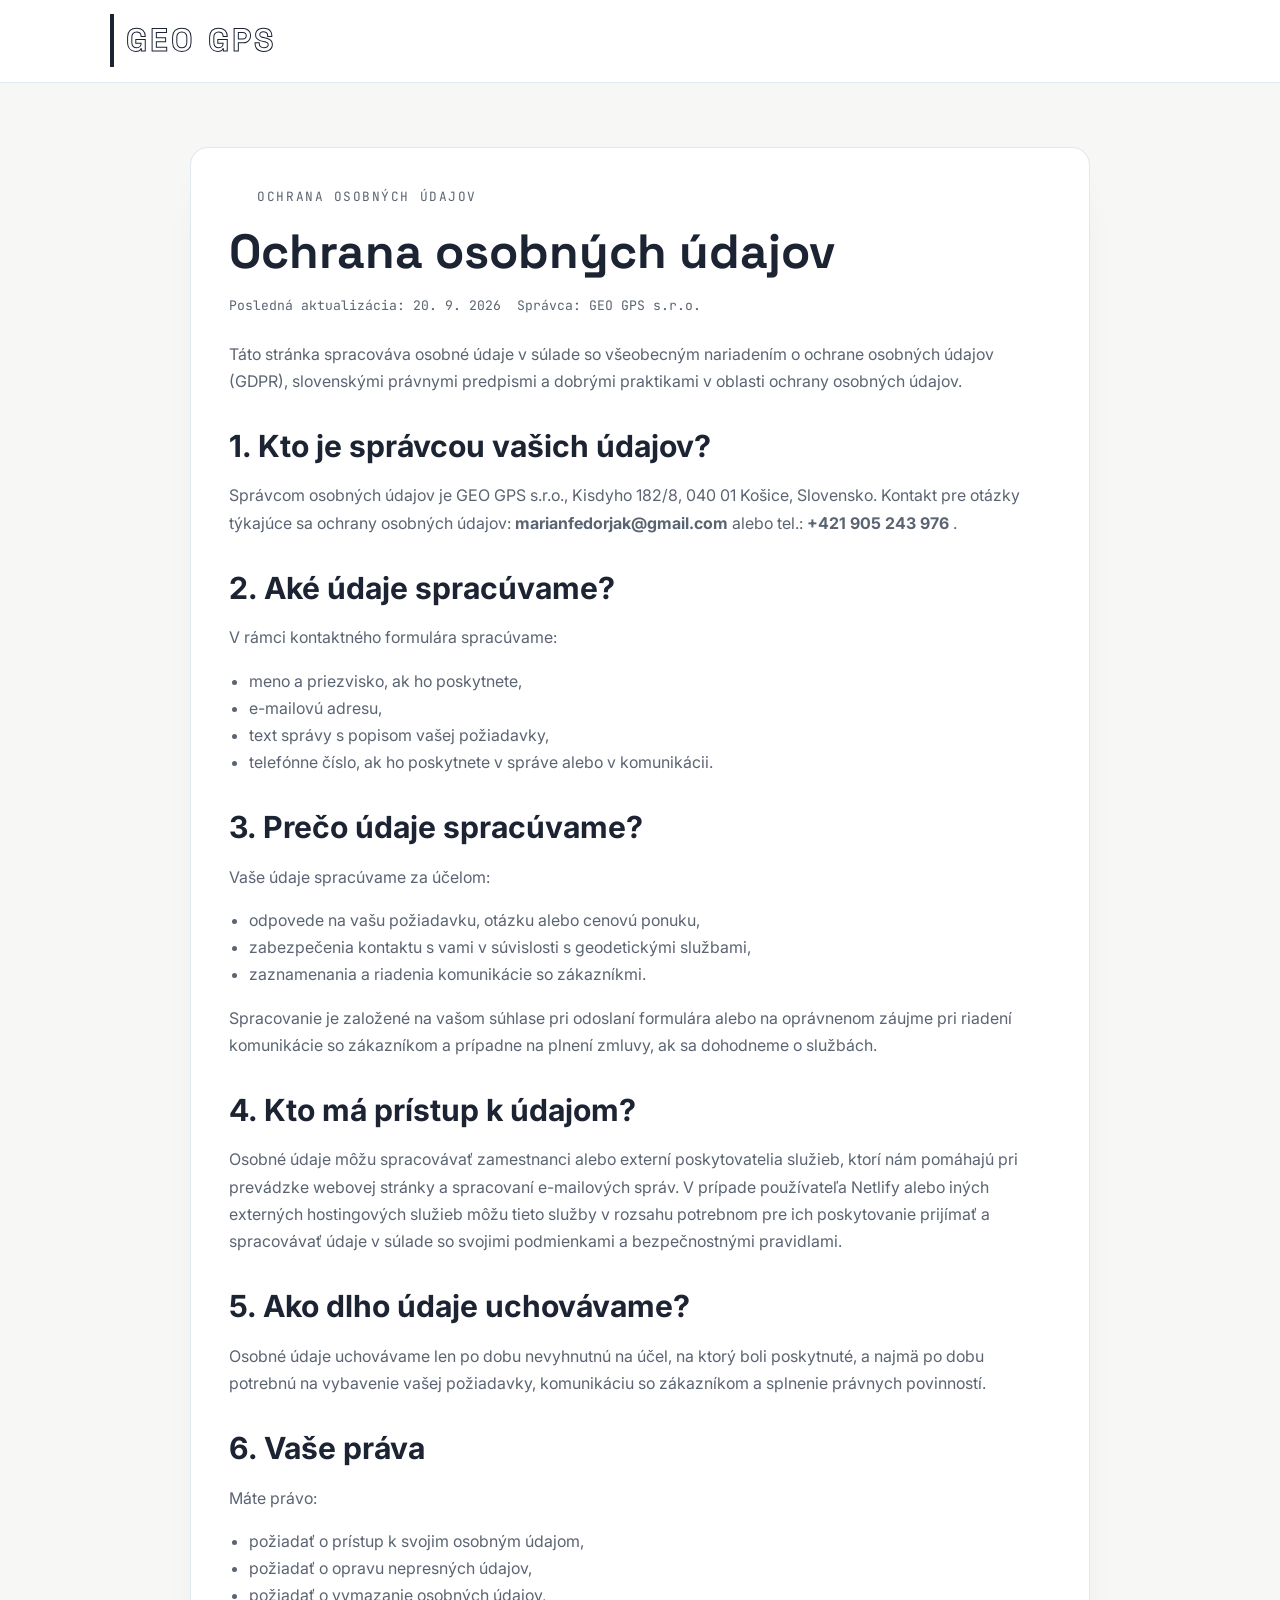
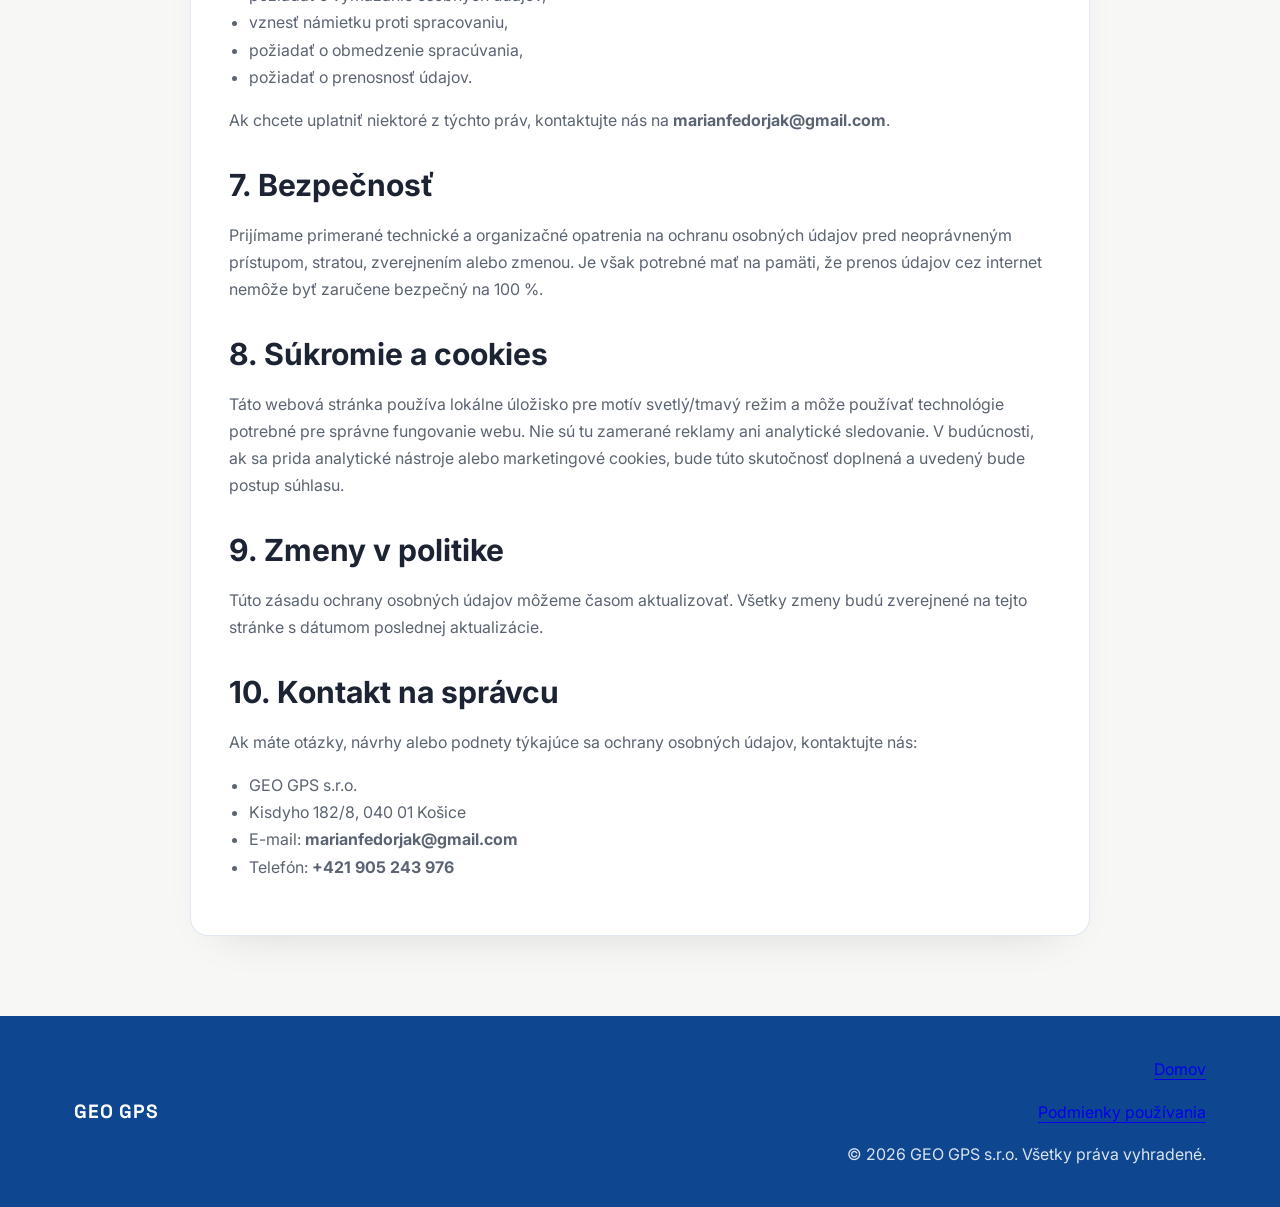
<file: privacy-policy.html>
<!doctype html>
<html lang="sk-SK">
  <head>
    <meta charset="UTF-8" />
    <meta name="viewport" content="width=device-width, initial-scale=1.0" />
    <title>Ochrana osobných údajov | GEO GPS</title>
    <meta
      name="description"
      content="Informácie o spracovaní osobných údajov na webovej stránke GEO GPS."
    />
    <link rel="canonical" href="https://geogps.sk/privacy-policy.html" />
    <link rel="stylesheet" href="style.css" />
  </head>
  <body>
    <header class="site-header" id="top">
      <div class="header-inner">
        <a class="logo logo-animated" href="index.html" aria-label="Späť na domovskú stránku GEO GPS">
          <svg class="icon icon-marker" aria-hidden="true" focusable="false">
            <use href="#icon-marker"></use>
          </svg>
          <span class="logo-text">
            <span class="logo-text-base">GEO GPS</span>
            <span class="logo-text-hover" aria-hidden="true">GEO GPS</span>
          </span>
        </a>
      </div>
    </header>

    <main class="privacy-page">
      <div class="container">
        <article class="policy-shell">
          <p class="eyebrow">
            <svg class="icon icon-marker" aria-hidden="true" focusable="false">
              <use href="#icon-marker"></use>
            </svg>
            Ochrana osobných údajov
          </p>

          <h1>Ochrana osobných údajov</h1>
          <div class="policy-meta">
            <span>Posledná aktualizácia: 20. 9. 2026</span>
            <span>Správca: GEO GPS s.r.o.</span>
          </div>

          <p>
            Táto stránka spracováva osobné údaje v súlade so všeobecným nariadením o ochrane osobných údajov (GDPR),
            slovenskými právnymi predpismi a dobrými praktikami v oblasti ochrany osobných údajov.
          </p>

          <h2>1. Kto je správcou vašich údajov?</h2>
          <p>
            Správcom osobných údajov je GEO GPS s.r.o., Kisdyho 182/8, 040 01 Košice, Slovensko.
            Kontakt pre otázky týkajúce sa ochrany osobných údajov: <b>marianfedorjak@gmail.com</b>
            alebo tel.: <b>+421 905 243 976</b> .
          </p>

          <h2>2. Aké údaje spracúvame?</h2>
          <p>V rámci kontaktného formulára spracúvame:</p>
          <ul>
            <li>meno a priezvisko, ak ho poskytnete,</li>
            <li>e-mailovú adresu,</li>
            <li>text správy s popisom vašej požiadavky,</li>
            <li>telefónne číslo, ak ho poskytnete v správe alebo v komunikácii.</li>
          </ul>

          <h2>3. Prečo údaje spracúvame?</h2>
          <p>Vaše údaje spracúvame za účelom:</p>
          <ul>
            <li>odpovede na vašu požiadavku, otázku alebo cenovú ponuku,</li>
            <li>zabezpečenia kontaktu s vami v súvislosti s geodetickými službami,</li>
            <li>zaznamenania a riadenia komunikácie so zákazníkmi.</li>
          </ul>
          <p>
            Spracovanie je založené na vašom súhlase pri odoslaní formulára alebo na oprávnenom záujme pri riadení
            komunikácie so zákazníkom a prípadne na plnení zmluvy, ak sa dohodneme o službách.
          </p>

          <h2>4. Kto má prístup k údajom?</h2>
          <p>
            Osobné údaje môžu spracovávať zamestnanci alebo externí poskytovatelia služieb, ktorí nám pomáhajú pri
            prevádzke webovej stránky a spracovaní e-mailových správ. V prípade používateľa Netlify alebo iných
            externých hostingových služieb môžu tieto služby v rozsahu potrebnom pre ich poskytovanie prijímať a spracovávať
            údaje v súlade so svojimi podmienkami a bezpečnostnými pravidlami.
          </p>

          <h2>5. Ako dlho údaje uchovávame?</h2>
          <p>
            Osobné údaje uchovávame len po dobu nevyhnutnú na účel, na ktorý boli poskytnuté, a najmä po dobu potrebnú
            na vybavenie vašej požiadavky, komunikáciu so zákazníkom a splnenie právnych povinností.
          </p>

          <h2>6. Vaše práva</h2>
          <p>Máte právo:</p>
          <ul>
            <li>požiadať o prístup k svojim osobným údajom,</li>
            <li>požiadať o opravu nepresných údajov,</li>
            <li>požiadať o vymazanie osobných údajov,</li>
            <li>vznesť námietku proti spracovaniu,</li>
            <li>požiadať o obmedzenie spracúvania,</li>
            <li>požiadať o prenosnosť údajov.</li>
          </ul>
          <p>
            Ak chcete uplatniť niektoré z týchto práv, kontaktujte nás na <b>marianfedorjak@gmail.com</b>.
          </p>

          <h2>7. Bezpečnosť</h2>
          <p>
            Prijímame primerané technické a organizačné opatrenia na ochranu osobných údajov pred neoprávneným prístupom,
            stratou, zverejnením alebo zmenou. Je však potrebné mať na pamäti, že prenos údajov cez internet nemôže byť
            zaručene bezpečný na 100 %.
          </p>

          <h2>8. Súkromie a cookies</h2>
          <p>
            Táto webová stránka používa lokálne úložisko pre motív svetlý/tmavý režim a môže používať technológie potrebné
            pre správne fungovanie webu. Nie sú tu zamerané reklamy ani analytické sledovanie. V budúcnosti, ak sa prida
            analytické nástroje alebo marketingové cookies, bude túto skutočnosť doplnená a uvedený bude postup súhlasu.
          </p>

          <h2>9. Zmeny v politike</h2>
          <p>
            Túto zásadu ochrany osobných údajov môžeme časom aktualizovať. Všetky zmeny budú zverejnené na tejto stránke
            s dátumom poslednej aktualizácie.
          </p>

          <h2>10. Kontakt na správcu</h2>
          <p>
            Ak máte otázky, návrhy alebo podnety týkajúce sa ochrany osobných údajov, kontaktujte nás:
          </p>
          <ul>
            <li>GEO GPS s.r.o.</li>
            <li>Kisdyho 182/8, 040 01 Košice</li>
            <li>E-mail: <b>marianfedorjak@gmail.com</b></li>
            <li>Telefón: <b>+421 905 243 976</b></li>
          </ul>
        </article>
      </div>
    </main>

    <footer class="site-footer">
      <div class="container footer-inner">
        <p class="footer-logo">GEO GPS</p>
        <div class="footer-meta">
          <a href="index.html">Domov</a>
          <a href="terms.html">Podmienky používania</a>
          <span>© 2026 GEO GPS s.r.o. Všetky práva vyhradené.</span>
        </div>
      </div>
    </footer>
  </body>
</html>
</file>
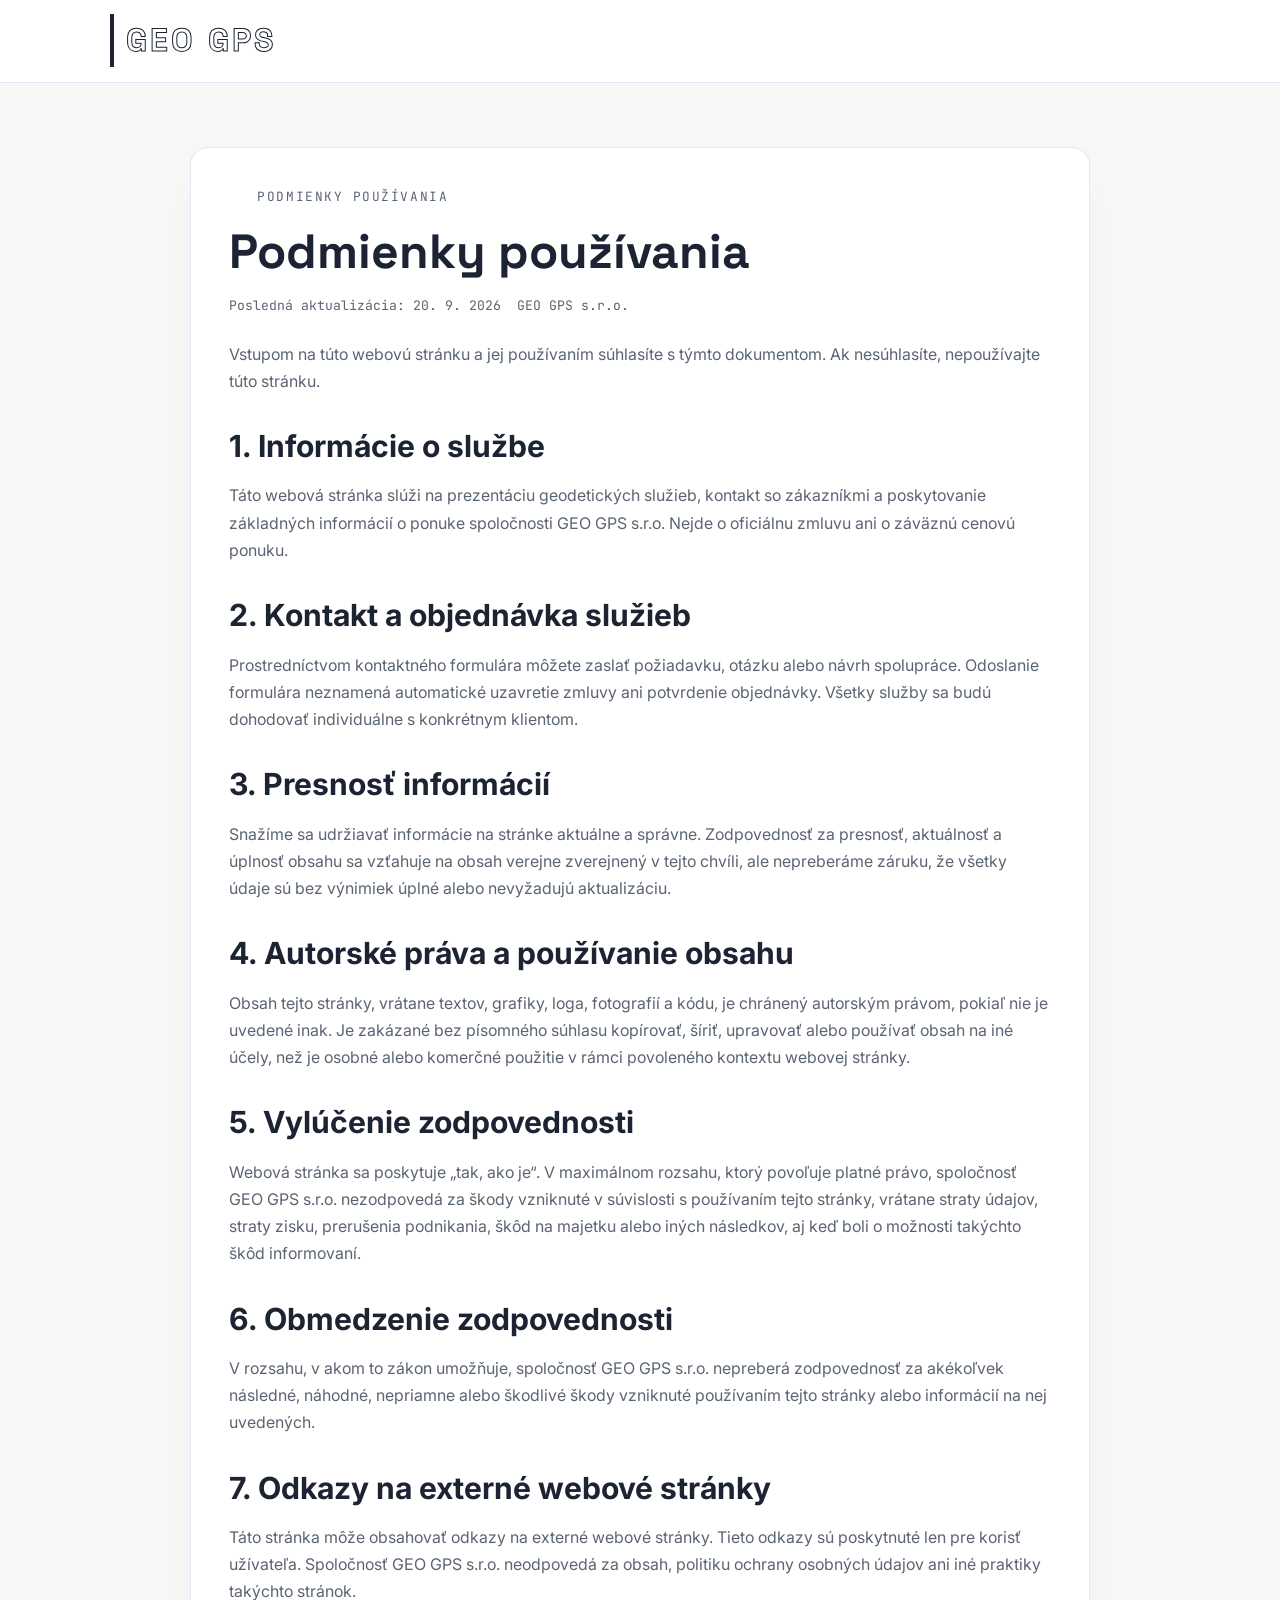
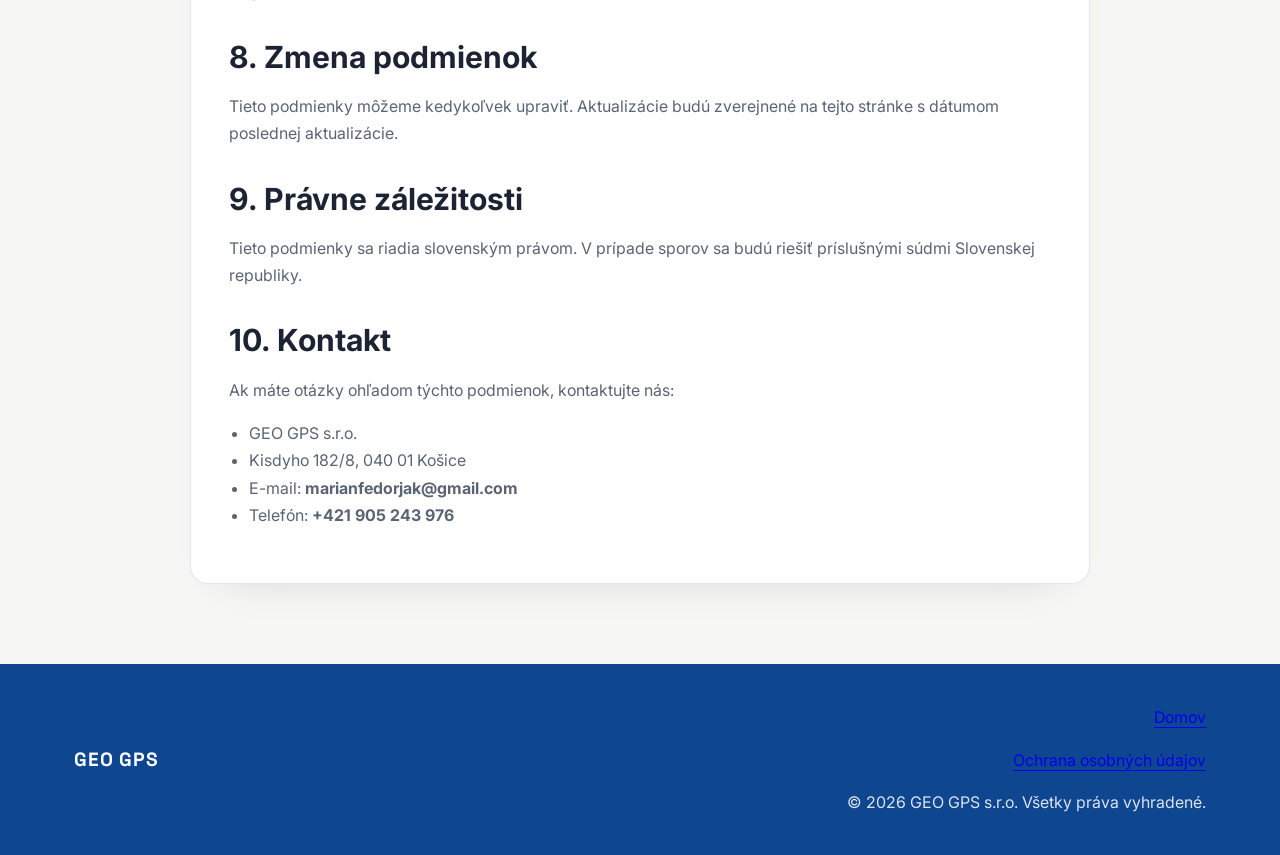
<file: terms.html>
<!doctype html>
<html lang="sk-SK">
  <head>
    <meta charset="UTF-8" />
    <meta name="viewport" content="width=device-width, initial-scale=1.0" />
    <title>Podmienky používania | GEO GPS</title>
    <meta
      name="description"
      content="Obecné podmienky používania webovej stránky GEO GPS."
    />
    <link rel="canonical" href="https://geogps.sk/terms.html" />
    <link rel="stylesheet" href="style.css" />
  </head>
  <body>
    <header class="site-header" id="top">
      <div class="header-inner">
        <a class="logo logo-animated" href="index.html" aria-label="Späť na domovskú stránku GEO GPS">
          <svg class="icon icon-marker" aria-hidden="true" focusable="false">
            <use href="#icon-marker"></use>
          </svg>
          <span class="logo-text">
            <span class="logo-text-base">GEO GPS</span>
            <span class="logo-text-hover" aria-hidden="true">GEO GPS</span>
          </span>
        </a>
      </div>
    </header>

    <main class="privacy-page">
      <div class="container">
        <article class="policy-shell">
          <p class="eyebrow">
            <svg class="icon icon-marker" aria-hidden="true" focusable="false">
              <use href="#icon-marker"></use>
            </svg>
            Podmienky používania
          </p>

          <h1>Podmienky používania</h1>
          <div class="policy-meta">
            <span>Posledná aktualizácia: 20. 9. 2026</span>
            <span>GEO GPS s.r.o.</span>
          </div>

          <p>
            Vstupom na túto webovú stránku a jej používaním súhlasíte s týmto dokumentom. Ak nesúhlasíte,
            nepoužívajte túto stránku.
          </p>

          <h2>1. Informácie o službe</h2>
          <p>
            Táto webová stránka slúži na prezentáciu geodetických služieb, kontakt so zákazníkmi a poskytovanie základných
            informácií o ponuke spoločnosti GEO GPS s.r.o. Nejde o oficiálnu zmluvu ani o záväznú cenovú ponuku.
          </p>

          <h2>2. Kontakt a objednávka služieb</h2>
          <p>
            Prostredníctvom kontaktného formulára môžete zaslať požiadavku, otázku alebo návrh spolupráce.
            Odoslanie formulára neznamená automatické uzavretie zmluvy ani potvrdenie objednávky. Všetky služby sa budú
            dohodovať individuálne s konkrétnym klientom.
          </p>

          <h2>3. Presnosť informácií</h2>
          <p>
            Snažíme sa udržiavať informácie na stránke aktuálne a správne. Zodpovednosť za presnosť, aktuálnosť a úplnosť
            obsahu sa vzťahuje na obsah verejne zverejnený v tejto chvíli, ale nepreberáme záruku, že všetky údaje sú bez
            výnimiek úplné alebo nevyžadujú aktualizáciu.
          </p>

          <h2>4. Autorské práva a používanie obsahu</h2>
          <p>
            Obsah tejto stránky, vrátane textov, grafiky, loga, fotografií a kódu, je chránený autorským právom, pokiaľ nie je
            uvedené inak. Je zakázané bez písomného súhlasu kopírovať, šíriť, upravovať alebo používať obsah na iné účely,
            než je osobné alebo komerčné použitie v rámci povoleného kontextu webovej stránky.
          </p>

          <h2>5. Vylúčenie zodpovednosti</h2>
          <p>
            Webová stránka sa poskytuje „tak, ako je“. V maximálnom rozsahu, ktorý povoľuje platné právo, spoločnosť GEO GPS
            s.r.o. nezodpovedá za škody vzniknuté v súvislosti s používaním tejto stránky, vrátane straty údajov, straty zisku,
            prerušenia podnikania, škôd na majetku alebo iných následkov, aj keď boli o možnosti takýchto škôd informovaní.
          </p>

          <h2>6. Obmedzenie zodpovednosti</h2>
          <p>
            V rozsahu, v akom to zákon umožňuje, spoločnosť GEO GPS s.r.o. nepreberá zodpovednosť za akékoľvek následné,
            náhodné, nepriamne alebo škodlivé škody vzniknuté používaním tejto stránky alebo informácií na nej uvedených.
          </p>

          <h2>7. Odkazy na externé webové stránky</h2>
          <p>
            Táto stránka môže obsahovať odkazy na externé webové stránky. Tieto odkazy sú poskytnuté len pre korisť užívateľa.
            Spoločnosť GEO GPS s.r.o. neodpovedá za obsah, politiku ochrany osobných údajov ani iné praktiky takýchto stránok.
          </p>

          <h2>8. Zmena podmienok</h2>
          <p>
            Tieto podmienky môžeme kedykoľvek upraviť. Aktualizácie budú zverejnené na tejto stránke s dátumom poslednej
            aktualizácie.
          </p>

          <h2>9. Právne záležitosti</h2>
          <p>
            Tieto podmienky sa riadia slovenským právom. V prípade sporov sa budú riešiť príslušnými súdmi Slovenskej republiky.
          </p>

          <h2>10. Kontakt</h2>
          <p>
            Ak máte otázky ohľadom týchto podmienok, kontaktujte nás:
          </p>
          <ul>
            <li>GEO GPS s.r.o.</li>
            <li>Kisdyho 182/8, 040 01 Košice</li>
            <li>E-mail: <b>marianfedorjak@gmail.com</b></li>
            <li>Telefón: <b>+421 905 243 976</b></li>
          </ul>
        </article>
      </div>
    </main>

    <footer class="site-footer">
      <div class="container footer-inner">
        <p class="footer-logo">GEO GPS</p>
        <div class="footer-meta">
          <a href="index.html">Domov</a>
          <a href="privacy-policy.html">Ochrana osobných údajov</a>
          <span>© 2026 GEO GPS s.r.o. Všetky práva vyhradené.</span>
        </div>
      </div>
    </footer>
  </body>
</html>
</file>
<file: style.css>
@layer reset, tokens, colors, base, layout, components, responsive, accessibility;

/* Reset */
@layer reset {
  :where(*, *::before, *::after) {
    box-sizing: border-box;
  }

  :where(html) {
    scroll-behavior: smooth;
    -webkit-text-size-adjust: 100%;
    text-size-adjust: 100%;
  }

  :where(body) {
    margin: 0;
    min-block-size: 100dvh;
  }

  :where(img, svg, video, canvas, audio, iframe, embed, object) {
    display: block;
    max-inline-size: 100%;
  }

  :where(p, h1, h2, h3, h4, h5, h6) {
    overflow-wrap: break-word;
  }

  :where(h1, h2, h3, h4, h5, h6) {
    text-wrap: balance;
  }

  :where(address) {
    font-style: normal;
  }

  :where(a) {
    text-underline-offset: 0.25em;
    text-decoration-skip-ink: auto;
  }

  :where(ul, ol)[class] {
    list-style: none;
    padding: 0;
    margin: 0;
  }
}

/* Fonts */
@layer tokens {
  @font-face {
    font-family: "Space Grotesk";
    src: url("/fonts/SpaceGrotesk-Regular.woff2") format("woff2");
    font-weight: 400;
    font-style: normal;
    font-display: swap;
  }

  @font-face {
    font-family: "Space Grotesk";
    src: url("/fonts/SpaceGrotesk-Bold.woff2") format("woff2");
    font-weight: 700;
    font-style: normal;
    font-display: swap;
  }

  @font-face {
    font-family: "Inter";
    src: url("/fonts/Inter_18pt-Regular.woff2") format("woff2");
    font-weight: 400;
    font-style: normal;
    font-display: swap;
  }

  @font-face {
    font-family: "Inter";
    src: url("/fonts/Inter_18pt-Bold.woff2") format("woff2");
    font-weight: 700;
    font-style: normal;
    font-display: swap;
  }

  @font-face {
    font-family: "JetBrains Mono";
    src: url("/fonts/JetBrainsMono-Regular.woff2") format("woff2");
    font-weight: 400;
    font-style: normal;
    font-display: swap;
  }

  @font-face {
    font-family: "JetBrains Mono";
    src: url("/fonts/JetBrainsMono-Bold.woff2") format("woff2");
    font-weight: 700;
    font-style: normal;
    font-display: swap;
  }
}

/* Colors */
@layer colors {
  :root {
    /* Main palette */
    --color-primary-1: #0e4690;
    --color-primary-2: #007498;
    --color-primary-3: #00bca1;
    --color-primary-4: #acfa70;

    /* Light mode */
    --color-bg:        #f7f8f6;
    --color-surface:   #ffffff;
    --color-surface-2: #eef1ef;
    --color-text:      #1c2333;
    --color-text-muted:#5b6472;
    --color-border:    #0e46901f;
    --color-grid-line: #0e46900f;
    --color-accent:    #10407f;
    --color-on-accent: #ffffff;

    --icon-sun-display:  block;
    --icon-moon-display: none;

    --font-display: "Space Grotesk", "Segoe UI", sans-serif;
    --font-body:    "Inter", "Segoe UI", sans-serif;
    --font-mono:    "JetBrains Mono", "SFMono-Regular", Menlo, monospace;

    color-scheme: light;
  }

  /* Dark mode */
  @media (prefers-color-scheme: dark) {
    :root {
      --color-bg:        #10161f;
      --color-surface:   #1a2330;
      --color-surface-2: #222c3a;
      --color-text:      #e7ebee;
      --color-text-muted:#98a4b0;
      --color-border:    #ffffff14;
      --color-grid-line: #ffffff0d;
      --color-accent:    #1b73e6;
      --color-on-accent: #0c1118;

      --icon-sun-display:  none;
      --icon-moon-display: block;

      color-scheme: dark;
    }
  }
  :root[data-theme="dark"] {
    --color-bg:        #10161f;
    --color-surface:   #1a2330;
    --color-surface-2: #222c3a;
    --color-text:      #e7ebee;
    --color-text-muted:#98a4b0;
    --color-border:    #ffffff14;
    --color-grid-line: #ffffff0d;
    --color-accent:    #1b73e6;
    --color-on-accent: #0c1118;

    --icon-sun-display:  none;
    --icon-moon-display: block;

    color-scheme: dark;    
  }

  :root[data-theme="light"] {
    --color-bg:        #f7f8f6;
    --color-surface:   #ffffff;
    --color-surface-2: #eef1ef;
    --color-text:      #1c2333;
    --color-text-muted:#5b6472;
    --color-border:    #0e46901f;
    --color-grid-line: #0e46900f;
    --color-accent:    #10407f;
    --color-on-accent: #ffffff;

    --icon-sun-display:  block;
    --icon-moon-display: none;

    --font-display: "Space Grotesk", "Segoe UI", sans-serif;
    --font-body:    "Inter", "Segoe UI", sans-serif;
    --font-mono:    "JetBrains Mono", "SFMono-Regular", Menlo, monospace;

    color-scheme: light;    
  }
}

/* Base */
@layer base {
  body {
    font-family: var(--font-body);
    font-size: 1rem;
    line-height: 1.65;
    color: var(--color-text);
    background-color: var(--color-bg);

    -webkit-font-smoothing: antialiased;
    -moz-osx-font-smoothing: grayscale;
    transition: background-color 0.5s ease, color 0.5s ease;    
  }

  :where(header, .service-card, .stat, .contact-form, input, textarea) {
    transition: background-color 0.5s ease, border-color 0.5s ease, color 0.5s ease;
  }
}

/* Layout */
@layer layout {
  .container {
    max-inline-size: 1180px;
    margin-inline: auto;
    padding-inline: 1.5rem;
  }

  :where(section[id]) {
    scroll-margin-block-start: 84px;
  }
}

/* Components */
@layer components {
  /* Icons */
  .icon {
    inline-size: 20px;
    block-size: 20px;
    flex-shrink: 0;
    fill: none;
    stroke: currentColor;
    stroke-width: 1.8;
    stroke-linecap: round;
    stroke-linejoin: round;
  }

  .icon-marker {
    color: var(--color-primary-4);
  }

  .icon-sun  { display: var(--icon-sun-display);  }
  .icon-moon { display: var(--icon-moon-display); }

  /* Eyebrow label */
  .eyebrow {
    display: inline-flex;
    align-items: center;
    gap: 0.5rem;
    margin-block: 0 1rem;
    font-family: var(--font-mono);
    font-size: 0.8rem;
    letter-spacing: 0.12em;
    text-transform: uppercase;
    color: var(--color-accent);
  }

/* Buttons */
  .button {
    display: inline-flex;
    align-items: center;
    gap: 0.5rem;
    padding-block: 0.85rem;
    padding-inline: 1.85rem;
    border: 1px solid transparent;
    border-radius: 999px;
    font-family: var(--font-body);
    font-weight: 600;
    font-size: 1rem;
    text-decoration: none;
    cursor: pointer;
    transition: transform 0.15s ease, box-shadow 0.5s ease;
  }

  .button-primary {
    background-color: var(--color-accent);
    color: var(--color-on-accent);
    box-shadow: 0 10px 24px -14px var(--color-accent);
  }

  @media (hover: hover) {
    .button-primary:hover {
      transform: translateY(-2px);
      box-shadow: 0 14px 28px -14px var(--color-accent);
    }
  }

  .required-mark {
    color: var(--color-accent);
    margin-inline-start: 0.2em;
  }

  /* Skip link */
  .skip-link {
    position: absolute;
    inset-inline-start: -999px;
    inline-size: 1px;
    block-size: 1px;
    overflow: hidden;
    text-decoration: none;
  }

  .skip-link:focus {
    inset-inline-start: 1rem;
    inset-block-start: 1rem;
    inline-size: auto;
    block-size: auto;
    padding: 0.6rem 1.1rem;
    background-color: var(--color-surface);
    color: var(--color-text);
    border-radius: 8px;
    z-index: 300;
    box-shadow: 0 0 0 3px var(--color-accent);
  }

  /* Header */
  .site-header {
    position: sticky;
    inset-block-start: 0;
    z-index: 100;
    background-color: var(--color-surface);
    border-block-end: 1px solid var(--color-border);
  }

  .header-inner {
    max-inline-size: 1180px;
    margin-inline: auto;
    padding-block: 0.9rem;
    padding-inline: 1.5rem;
    display: flex;
    align-items: center;
    justify-content: space-between;
    gap: 1rem;
  }

  /* Logo */
  .logo {
    display: inline-flex;
    align-items: center;
    gap: 1rem;
    margin: 0;
    padding: 0;
    border: none;
    background: transparent;
    font-family: var(--font-display);
    font-weight: 700;
    font-size: 2rem;
    letter-spacing: 0.1em;
    text-decoration: none;
    position: relative;
  }

  .logo-text {
    position: relative;
    display: inline-block;
    white-space: nowrap;
    padding-left: 1rem;
  }

  .logo-text-base,
  .logo-text-hover {
    display: inline-block;
    white-space: nowrap;
    transition: color 0.25s ease;
  }

  .logo-text-base {
    color: transparent;
    -webkit-text-stroke: 1px var(--color-text);
  }

  .logo-text-hover {
    position: absolute;
    inset: 0;
    width: 0;
    overflow: hidden;
    color: var(--color-text);
    -webkit-text-stroke: 1px var(--color-text);
    border-inline-end: 4px solid var(--color-text);
    transition: width 0.45s ease, filter 0.25s ease, padding 0.3s ease;
  }

  .logo:hover .logo-text-hover,
  .logo:focus-visible .logo-text-hover {
    width: 100%;
    padding-left: 1rem;
    filter: drop-shadow(0 0 12px color-mix(in srgb, var(--color-text) 24%, transparent));
    transition: all 0.3s ease;
  }

  .logo:hover,
  .logo:focus-visible {
    color: var(--color-text);
  }

  /* Desktop navigation */
  .main-nav {
    display: flex;
    align-items: center;
    gap: 1.75rem;
  }

  .nav-link {
    font-weight: 500;
    font-size: 0.95rem;
    color: var(--color-text-muted);
    text-decoration: none;
    letter-spacing: 0.01em;
    transition: color 0.2s ease;
  }

  .nav-link:is(:hover, :focus-visible) {
    color: var(--color-accent);
  }

  /* Theme toggle button */
  .theme-toggle {
    display: inline-flex;
    align-items: center;
    justify-content: center;
    inline-size: 38px;
    block-size: 38px;
    border-radius: 50%;
    border: 1px solid var(--color-border);
    background-color: var(--color-surface-2);
    color: var(--color-text);
    cursor: pointer;
    transition: background-color 0.5s ease, color 0.5s ease;
  }

  @media (hover: hover) {
    .theme-toggle:hover {
      background-color: var(--color-accent);
      color: var(--color-on-accent);
    }
  }

  /* Hamburger button */
  .hamburger {
    display: none;
    flex-direction: column;
    align-items: center;
    justify-content: center;
    gap: 5px;
    inline-size: 42px;
    block-size: 42px;
    border: 1px solid var(--color-border);
    border-radius: 8px;
    background-color: var(--color-surface-2);
    cursor: pointer;
  }

  .hamburger span {
    display: block;
    inline-size: 18px;
    block-size: 2px;
    background-color: var(--color-text);
    border-radius: 1px;
    transition: transform 0.5s ease, opacity 0.5s ease;
  }

  .hamburger[aria-expanded="true"] span:nth-child(1) {
    transform: translateY(7px) rotate(45deg);
  }

  .hamburger[aria-expanded="true"] span:nth-child(2) {
    opacity: 0;
  }

  .hamburger[aria-expanded="true"] span:nth-child(3) {
    transform: translateY(-7px) rotate(-45deg);
  }

  /* Mobile navigation */
  .mobile-nav {
    display: none;
    flex-direction: column;
    gap: 0.25rem;
    padding-block: 0.5rem 1.25rem;
    padding-inline: 1.5rem;
    border-block-start: 1px solid var(--color-border);
    background-color: var(--color-surface);
  }

  .mobile-nav[aria-hidden="false"] {
    display: flex;
  }

  .mobile-nav .nav-link {
    padding-block: 0.85rem;
    padding-inline: 0.25rem;
    border-block-end: 1px solid var(--color-border);
  }

  .mobile-nav .theme-toggle {
    align-self: flex-start;
    margin-block-start: 0.75rem;
  }

  /* About us section */
  .about {
    padding-block: 4.5rem;
    background-color: var(--color-bg);
    background-image:
      linear-gradient(var(--color-grid-line) 1px, transparent 1px),
      linear-gradient(90deg, var(--color-grid-line) 1px, transparent 1px);
    background-size: 48px 48px;
    position: relative;
    overflow: hidden;
  }

  .decor {
    position: absolute;
    inset: 0;
    pointer-events: none;
    z-index: 0;
  }

  .decor img {
    position: absolute;
    opacity: 0.4;
    transform-origin: center center;
  }
  
  .decor-left-img {
    width: clamp(600px, 16vw, 800px);
    height: clamp(300px, 16vw, 400px);
    top: 14rem;
    left: 4rem;
    transform: rotate(-3deg);
  }

  .decor-right-img {
    width: clamp(300px, 16vw, 400px);
    height: clamp(600px, 16vw, 800px);
    bottom: 5rem;
    right: 1.5rem;
    transform: rotate(3deg);
  }

  .about-inner {
    position: relative;
    z-index: 1;
    display: grid;
    grid-template-columns: 1.3fr 1fr;
    gap: 3rem;
    align-items: center;
  }

  .about h1 {
    font-family: var(--font-display);
    font-size: clamp(2.1rem, 4.5vw, 3.2rem);
    line-height: 1.15;
    margin-block: 0 1rem;
    color: var(--color-text);
  }

  .about-lead {
    font-size: 1.1rem;
    color: var(--color-text);
    background-color: color-mix(in srgb, var(--color-surface-2) 45%, transparent);
    padding: 1.5rem 2rem;
    border-radius: 14px;
    max-inline-size: 36em;
    margin-block: 0 2rem;
  }

  .about-stats {
    display: grid;
    gap: 1rem;
  }

  .stat {
    display: flex;
    align-items: center;
    gap: 0.85rem;
    padding-block: 1.1rem;
    padding-inline: 1.4rem;
    background-color: var(--color-surface);
    border: 1px solid var(--color-border);
    border-radius: 14px;
  }

  .stat strong {
    display: block;
    font-family: var(--font-mono);
    font-size: 1.6rem;
    font-weight: 700;
    color: var(--color-accent);
  }

  .stat span {
    display: block;
    font-size: 0.9rem;
    color: var(--color-text-muted);
  }

  /* Services */
  .services {
    padding-block: 5rem;
    background-color: var(--color-surface);
  }

  .section-head {
    max-inline-size: 42em;
    margin-block-end: 2.5rem;
  }

  .section-head h2 {
    font-family: var(--font-display);
    font-size: clamp(1.8rem, 3.5vw, 2.4rem);
    line-height: 1.2;
    margin: 0;
    color: var(--color-text);
  }

  .service-grid {
    display: grid;
    grid-template-columns: repeat(2, 1fr);
    gap: 1.5rem;
  }

  .service-card {
    background-color: var(--color-surface-2);
    border: 1px solid var(--color-border);
    border-radius: 16px;
    padding: 1.75rem;

    contain: layout style;
  }

  .service-icon {
    inline-size: 28px;
    block-size: 28px;
    color: var(--color-accent);
    margin-block-end: 1rem;
  }

  .service-card h3 {
    font-family: var(--font-display);
    font-size: 1.2rem;
    margin-block: 0 0.5rem;
    color: var(--color-text);
  }

  .service-card p {
    color: var(--color-text-muted);
    margin-block: 0 0.75rem;
  }

  .service-card ul {
    padding-inline-start: 1.1rem;
    color: var(--color-text-muted);
    display: grid;
    gap: 0.45rem;
  }

  .service-card :is(p, ul):last-child {
    margin-block-end: 0;
  }

  /* Equipment image figure */
  .equipment-figure {
    margin-block: 2.5rem 0;
    display: grid;
    gap: 0.75rem;
  }

  .equipment-figure img {
    inline-size: 100%;
    max-block-size: 420px;
    object-fit: contain;
    border-radius: 16px;
    border: 1px solid var(--color-border);
  }

  .equipment-figure figcaption {
    font-family: var(--font-mono);
    font-size: 0.85rem;
    color: var(--color-text-muted);
  }

  /* Contact section */
  .contact {
    padding-block: 5rem;
    background-color: var(--color-bg);
  }

  .contact-grid {
    display: grid;
    grid-template-columns: 1fr 1fr;
    gap: 3rem;
    align-items: start;
  }

  .contact-info h2 {
    font-family: var(--font-display);
    font-size: clamp(1.8rem, 3.5vw, 2.4rem);
    line-height: 1.2;
    margin-block: 0.4rem 1rem;
    color: var(--color-text);
  }

  .contact-info p {
    color: var(--color-text-muted);
    max-inline-size: 32em;
  }

  .contact-list {
    margin-block: 1.5rem 0;
    display: grid;
    gap: 0.9rem;
  }

  .contact-list li {
    display: flex;
    align-items: center;
    gap: 0.75rem;
    color: var(--color-text);
  }

  .contact-list .icon {
    color: var(--color-accent);
    flex-shrink: 0;
  }

  .contact-list a {
    color: inherit;
    text-decoration: none;
  }

  @media (hover: hover) {
    .contact-list a:hover {
      color: var(--color-accent);
    }
  }

  /* Contact form */
  .contact-form {
    display: grid;
    gap: 1.1rem;
    background-color: var(--color-surface);
    border: 1px solid var(--color-border);
    border-radius: 16px;
    padding: 2rem;
  }

  .form-field {
    display: grid;
    gap: 0.4rem;
  }

  .form-field label {
    font-size: 0.9rem;
    font-weight: 600;
    color: var(--color-text);
  }

  .form-field :is(input, textarea) {
    font-family: var(--font-body);
    font-size: 1rem;
    padding-block: 0.7rem;
    padding-inline: 0.9rem;
    border-radius: 10px;
    border: 1px solid var(--color-border);
    background-color: var(--color-bg);
    color: var(--color-text);
    resize: vertical;
    transition: border-color 0.5s ease, box-shadow 0.5s ease;
  }

  .form-field :is(input, textarea)::placeholder {
    color: var(--color-text-muted);
    opacity: 0.7;
  }

  .form-field :is(input, textarea):focus {
    outline: none;
    border-color: var(--color-accent);
    box-shadow: 0 0 0 3px color-mix(in srgb, var(--color-accent) 25%, transparent);
  }

  .contact-form .button {
    justify-self: start;
  }

  /* Footer */
  .site-footer {
    background-color: var(--color-primary-1);
    color: #ffffff;
    padding-block: 2.5rem;
  }

  .footer-inner {
    display: flex;
    flex-wrap: wrap;
    align-items: center;
    justify-content: space-between;
    gap: 1rem;
  }

  .footer-logo {
    font-family: var(--font-display);
    font-size: 1.2rem;
    font-weight: 700;
    letter-spacing: 0.04em;
    margin: 0;
  }

  :where(.site-footer address, .footer-copy) {
    font-size: 0.9rem;
    opacity: 0.85;
    margin: 0;
  }

  .footer-meta {
    display: flex;
    flex-wrap: wrap;
    align-items: flex-end;
    margin-left: 10rem;
    flex-direction: column;
    gap: 1rem;
    color: #ffffff;
  }

  .footer-links {
    color: #ffffff;
    display: flex;
    flex-wrap: wrap;
    gap: 1rem;
  }

  .footer-meta a:visited {
    color: #ffffff;
  }

  .footer-meta span {
    display: block;
    font-size: 1rem;
    opacity: 0.85;
  }

  .form-privacy-note {
    margin: 0;
    font-size: 0.85rem;
    line-height: 1.5;
    color: var(--color-text-muted);
  }

  .form-privacy-note a {
    color: var(--color-accent);
    text-decoration: underline;
  }

  .privacy-page {
    padding-block: 4rem 5rem;
  }

  .policy-shell {
    max-inline-size: 900px;
    margin-inline: auto;
    background-color: var(--color-surface);
    border: 1px solid var(--color-border);
    border-radius: 18px;
    padding: clamp(1.5rem, 3vw, 2.5rem);
    box-shadow: 0 20px 45px -30px rgba(0, 0, 0, 0.18);
  }

  .policy-shell h1 {
    font-family: var(--font-display);
    font-size: clamp(2rem, 4vw, 3rem);
    line-height: 1.15;
    margin-block: 0 1rem;
  }

  .policy-shell h2 {
    margin-block: 2rem 0.75rem;
    font-size: clamp(1.35rem, 2.4vw, 1.9rem);
    line-height: 1.3;
  }

  .policy-shell h3 {
    margin-block: 1.2rem 0.5rem;
    font-size: 1.1rem;
  }

  .policy-shell p,
  .policy-shell li {
    color: var(--color-text-muted);
    line-height: 1.7;
  }

  .policy-shell ul,
  .policy-shell ol {
    padding-inline-start: 1.25rem;
  }

  .policy-shell a {
    color: var(--color-accent);
    text-decoration: underline;
  }

  .policy-meta {
    display: flex;
    flex-wrap: wrap;
    gap: 1rem;
    font-family: var(--font-mono);
    font-size: 0.82rem;
    color: var(--color-text-muted);
    margin-block-end: 1.5rem;
  }

  /* Back-to-top button */
  .back-to-top {
    position: fixed;
    inset-inline-end: 1.5rem;
    inset-block-end: 1.5rem;
    inline-size: 46px;
    block-size: 46px;
    border: 1px solid var(--color-accent);
    border-radius: 999px;
    display: flex;
    align-items: center;
    justify-content: center;
    background-color: var(--color-surface);
    color: var(--color-accent);
    text-decoration: none;
    box-shadow: 0 0 0 4px color-mix(in srgb, var(--color-accent) 18%, transparent);
    z-index: 90;

    opacity: 0;
    pointer-events: none;
    transform: translateY(8px);
    transition:
      opacity 0.25s ease,
      transform 0.25s ease,
      width 0.25s ease,
      border-radius 0.25s ease,
      background-color 0.25s ease,
      color 0.25s ease,
      box-shadow 0.25s ease;
  }

  .back-to-top .icon {
    transition: opacity 0.25s ease, transform 0.25s ease;
  }

  .back-to-top.is-visible {
    opacity: 1;
    pointer-events: auto;
    transform: translateY(0);
  }

  .back-to-top::before {
    content: "";
    position: absolute;
    inset: 0;
    display: grid;
    place-items: center;
    font-family: var(--font-body);
    font-size: 0;
    font-weight: 600;
    color: var(--color-on-accent);
    opacity: 0;
    pointer-events: none;
    transition: opacity 0.25s ease, font-size 0.25s ease;
  }

  @media (hover: hover) {
    .back-to-top.is-visible:hover,
    .back-to-top.is-visible:focus-visible {
      inline-size: 140px;
      border-radius: 999px;
      background-color: var(--color-accent);
      color: var(--color-on-accent);
      box-shadow: 0 0 0 4px color-mix(in srgb, var(--color-accent) 24%, transparent);
    }

    .back-to-top.is-visible:hover .icon,
    .back-to-top.is-visible:focus-visible .icon {
      opacity: 0;
      transform: translateY(-200%);
    }

    .back-to-top.is-visible:hover::before,
    .back-to-top.is-visible:focus-visible::before {
      content: "Späť hore";
      font-size: 0.95rem;
      opacity: 1;
    }
  }
}

/* Responsive */
@layer responsive {
  @media (max-width: 860px) {
    .main-nav {
      display: none;
    }

    .hamburger {
      display: flex;
    }

    .about-inner,
    .contact-grid {
      grid-template-columns: 1fr;
    }

    .about {
      padding-block: 3rem;
    }

    .about-stats {
      grid-template-columns: repeat(3, 1fr);
      gap: 0.75rem;
    }

    .stat {
      flex-direction: column;
      align-items: flex-start;
      gap: 0.4rem;
      padding: 1rem;
    }

    .stat strong {
      font-size: 1.3rem;
    }

    :where(.services, .contact) {
      padding-block: 3rem;
    }

    .service-grid {
      grid-template-columns: 1fr;
    }

    :where(section[id]) {
      scroll-margin-block-start: 64px;
    }

    .decor-left-img {
      width: clamp(300px, 16vw, 400px);
      height: clamp(150px, 16vw, 200px);
    }

    .decor-right-img {
      width: clamp(150px, 16vw, 200px);
      height: clamp(300px, 16vw, 400px);
    }
  }

  @media (min-width: 861px) {
    .mobile-nav {
      display: none;
    }
  }

  @media (max-width: 480px) {
    .about-stats {
      grid-template-columns: 1fr;
    }

    .back-to-top {
      inline-size: 42px;
      block-size: 42px;
      inset-inline-end: 1rem;
      inset-block-end: 1rem;
    }
  }  
}

/* Accessibility */
@layer accessibility {
  :where(a, button, input, textarea):focus-visible {
    outline: 3px solid var(--color-accent);
    outline-offset: 2px;
    border-radius: 6px;
  }

  :where(a, button, input, textarea):focus:not(:focus-visible) {
    outline: none;
  }

  @media (prefers-reduced-motion: reduce) {
    html {
      scroll-behavior: auto;
    }

    :where(*) {
      transition-duration: 0.001ms !important;
      animation-duration: 0.001ms !important;
      animation-iteration-count: 1 !important;
    }
  }  
}
</file>
